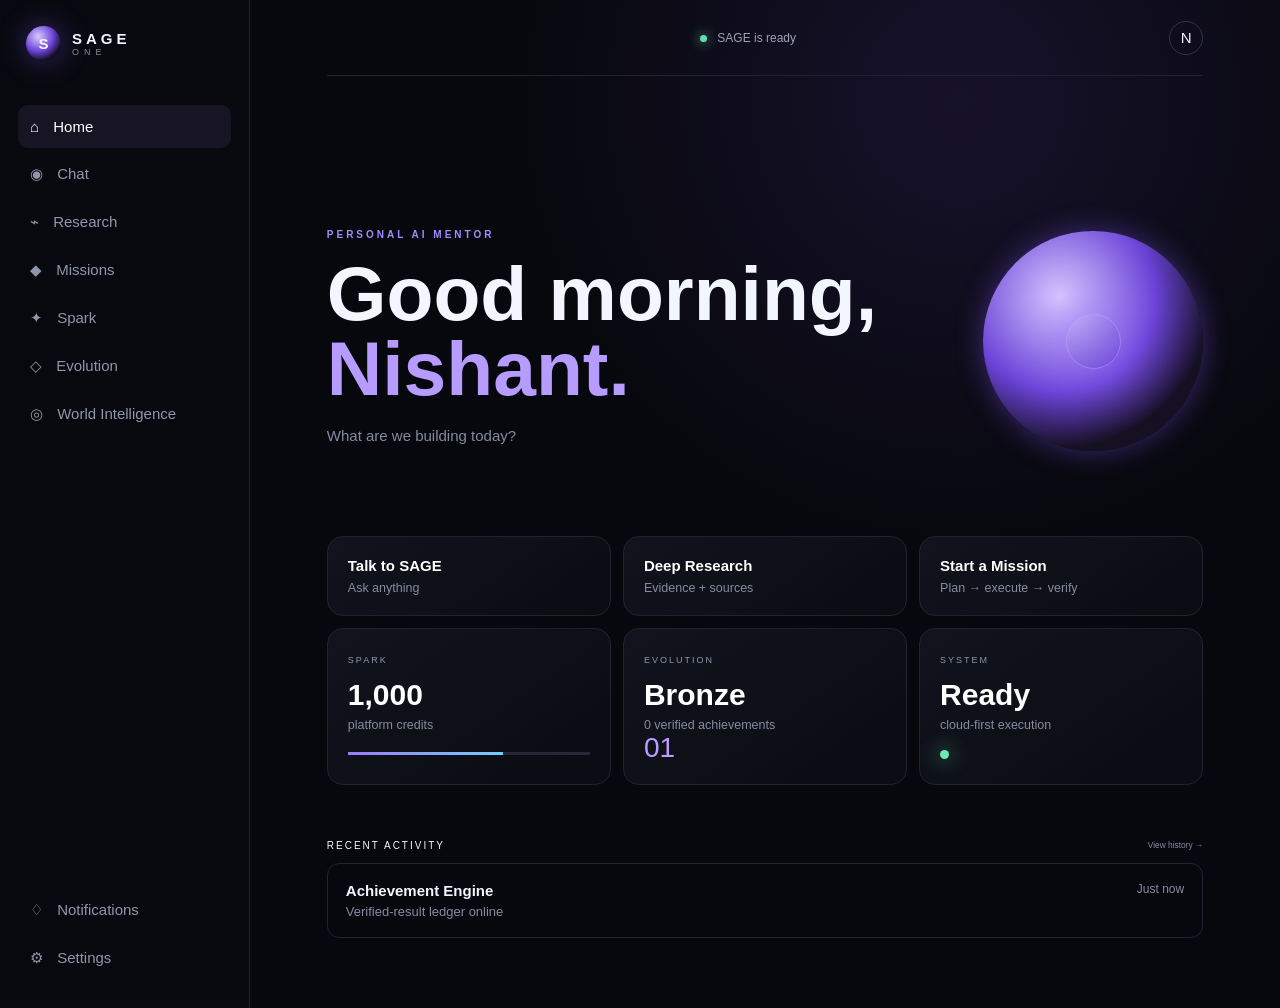
<file: frontend/index.html>
<!doctype html>
<html lang="en">
<head>
<meta charset="UTF-8">
<meta name="viewport" content="width=device-width,initial-scale=1">
<title>SAGE ONE</title>
<link rel="stylesheet" href="style.css">
</head>
<body>
<div class="app">
  <aside class="sidebar">
    <div class="brand"><div class="orb">S</div><div><b>SAGE</b><span>ONE</span></div></div>
    <nav>
      <button class="nav active" data-view="home">⌂ <span>Home</span></button>
      <button class="nav" data-view="chat">◉ <span>Chat</span></button>
      <button class="nav" data-view="research">⌁ <span>Research</span></button>
      <button class="nav" data-view="missions">◆ <span>Missions</span></button>
      <button class="nav" data-view="spark">✦ <span>Spark</span></button>
      <button class="nav" data-view="evolution">◇ <span>Evolution</span></button>
      <button class="nav" data-view="world">◎ <span>World Intelligence</span></button>
    </nav>
    <div class="side-bottom">
      <button class="nav" data-view="notifications">♢ <span>Notifications</span></button>
      <button class="nav" data-view="settings">⚙ <span>Settings</span></button>
    </div>
  </aside>

  <main>
    <header><button id="menu">☰</button><div class="status"><i></i> SAGE is ready</div><div class="profile">N</div></header>

    <section id="home" class="view active">
      <div class="hero">
        <div><p class="eyebrow">PERSONAL AI MENTOR</p><h1>Good morning,<br><em>Nishant.</em></h1><p class="muted">What are we building today?</p></div>
        <div class="orb large"><span></span></div>
      </div>
      <div class="quick">
        <button data-open="chat"><b>Talk to SAGE</b><small>Ask anything</small></button>
        <button data-open="research"><b>Deep Research</b><small>Evidence + sources</small></button>
        <button data-open="missions"><b>Start a Mission</b><small>Plan → execute → verify</small></button>
      </div>
      <div class="grid">
        <article><span class="label">SPARK</span><strong>1,000</strong><small>platform credits</small><div class="bar"><i style="width:64%"></i></div></article>
        <article><span class="label">EVOLUTION</span><strong>Bronze</strong><small>0 verified achievements</small><div class="tier">01</div></article>
        <article><span class="label">SYSTEM</span><strong>Ready</strong><small>cloud-first execution</small><div class="pulse"></div></article>
      </div>
      <div class="section-title"><span>RECENT ACTIVITY</span><small>View history →</small></div>
      <div class="activity"><div><b>Achievement Engine</b><span>Verified-result ledger online</span></div><time>Just now</time></div>
    </section>

    <section id="chat" class="view">
      <div class="pagehead"><p class="eyebrow">CONVERSATION</p><h2>Talk to SAGE</h2><p class="muted">Direct answers. Real execution when you ask.</p></div>
      <div class="chatbox"><div class="sage-msg"><div class="mini-orb">S</div><div><b>SAGE</b><p>I’m ready. Tell me the outcome you want.</p></div></div><div class="suggestions"><button>Plan my day</button><button>Research something</button><button>Build a mission</button></div><div class="composer"><input placeholder="Message SAGE…"><button>↑</button></div></div>
    </section>

    <section id="research" class="view"><div class="pagehead"><p class="eyebrow">RESEARCH OS</p><h2>Research</h2><p class="muted">Search → evidence → verify → synthesize.</p></div><div class="research-card"><div class="scan"><i></i><span>READY TO RESEARCH</span></div><input placeholder="What should SAGE investigate?"><button class="primary">Start research</button><div class="sources"><span>Sources will appear here</span><span>Freshness</span><span>Evidence</span></div></div></section>

    <section id="missions" class="view"><div class="pagehead"><p class="eyebrow">EXECUTION</p><h2>Missions</h2><p class="muted">Turn goals into durable, trackable work.</p></div><div class="mission"><div><span class="pill">READY</span><h3>Your next mission</h3><p>Connect an outcome to a plan and let SAGE execute the steps.</p></div><button class="primary">Create mission</button></div><div class="empty">No active missions yet.</div></section>

    <section id="spark" class="view"><div class="pagehead"><p class="eyebrow">PLATFORM ECONOMY</p><h2>Spark</h2><p class="muted">SAGE Spark is the platform currency: 1 Spark = NPR 1. Cash-out is not available yet.</p></div><div class="wallet"><span>AVAILABLE</span><strong>1,000</strong><small>✦ Spark</small><div class="spark-ring"></div></div><div class="price-grid"><div>Deep Research <b>25 ✦</b></div><div>Heavy Mission <b>50 ✦</b></div><div>Enhanced Verification <b>15 ✦</b></div><div>Premium Content Work <b>20 ✦</b></div></div></section>

    <section id="evolution" class="view"><div class="pagehead"><p class="eyebrow">PROGRESSION</p><h2>Evolution</h2><p class="muted">Progress is earned through verified results.</p></div><div class="evo"><div class="evo-orb">01</div><div><span>CURRENT TIER</span><h3>Bronze</h3><p>Complete verified outcomes to evolve.</p></div></div><div class="tiers"><span>Bronze</span><span>Silver</span><span>Gold</span><span>Platinum</span><span>Jade</span><span>Ruby</span></div></section>

    <section id="world" class="view"><div class="pagehead"><p class="eyebrow">WORLD INTELLIGENCE</p><h2>What’s happening?</h2><p class="muted">Traceable public-world knowledge with source transparency.</p></div><div class="world-card"><div class="live-dot"></div><div><b>Intelligence layer ready</b><p>Fresh signals, sources and verification will appear here.</p></div></div></section>

    <section id="notifications" class="view"><div class="pagehead"><p class="eyebrow">UPDATES</p><h2>Notifications</h2></div><div class="empty">You're all caught up.</div></section>
    <section id="settings" class="view"><div class="pagehead"><p class="eyebrow">CONTROL</p><h2>Settings</h2><p class="muted">Identity, permissions, privacy and SAGE behavior.</p></div><div class="settings"><div>Permissions <span>Protected ›</span></div><div>Memory <span>User-scoped ›</span></div><div>Appearance <span>Premium Dark ›</span></div></div></section>
  </main>
</div>
<script src="app.js"></script>
</body>
</html>
</file>
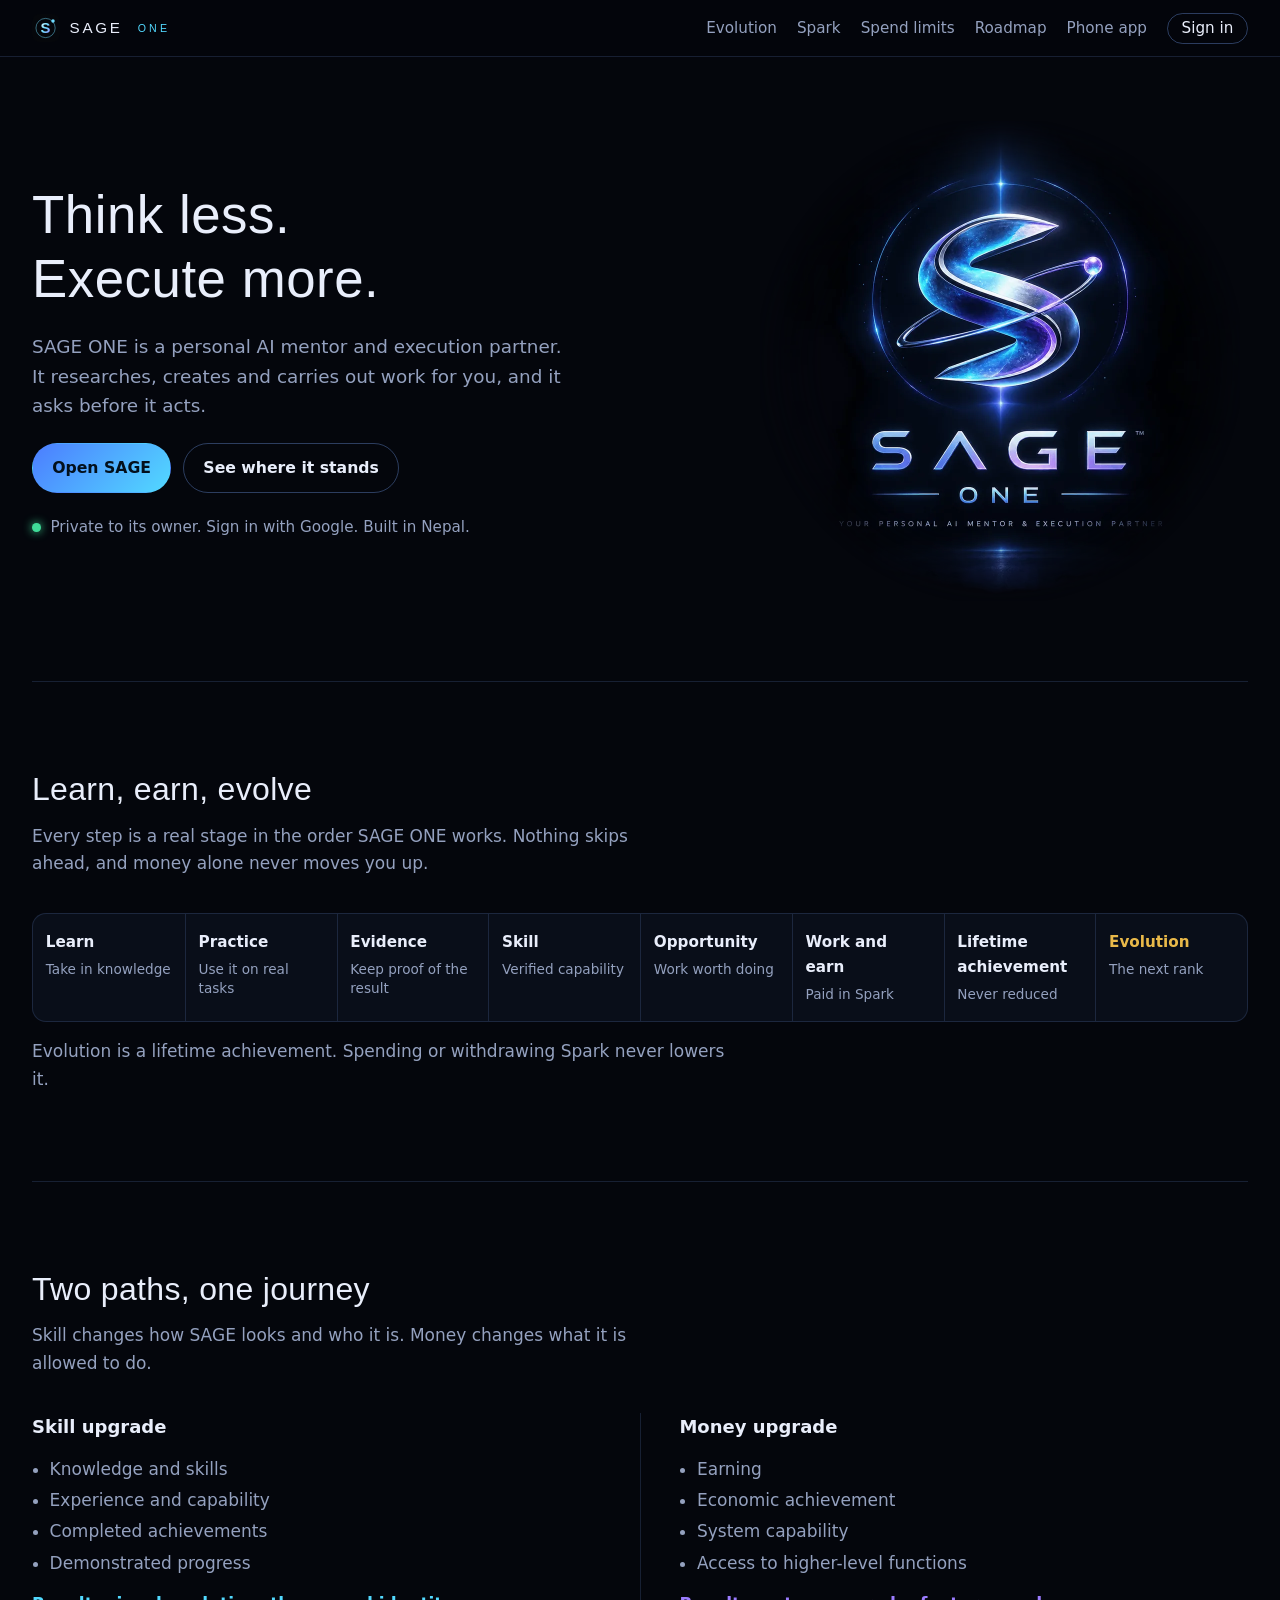
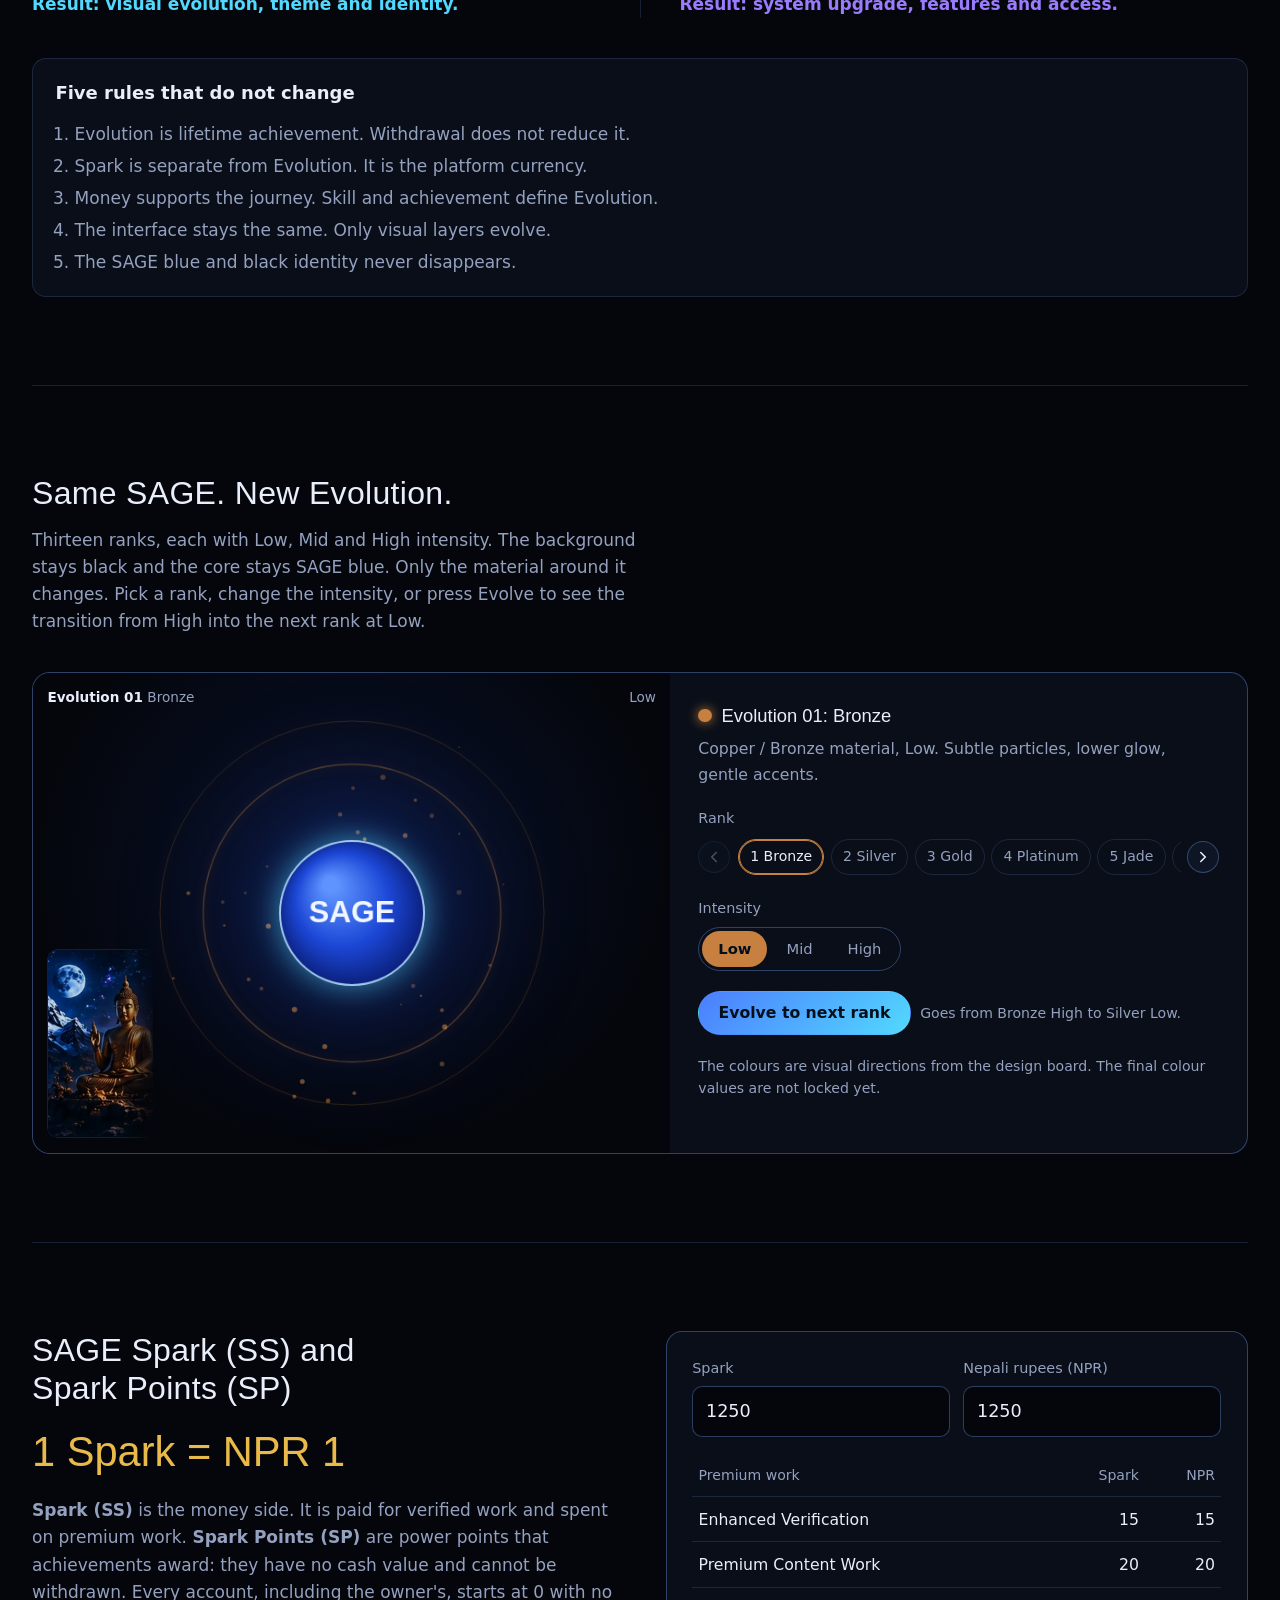
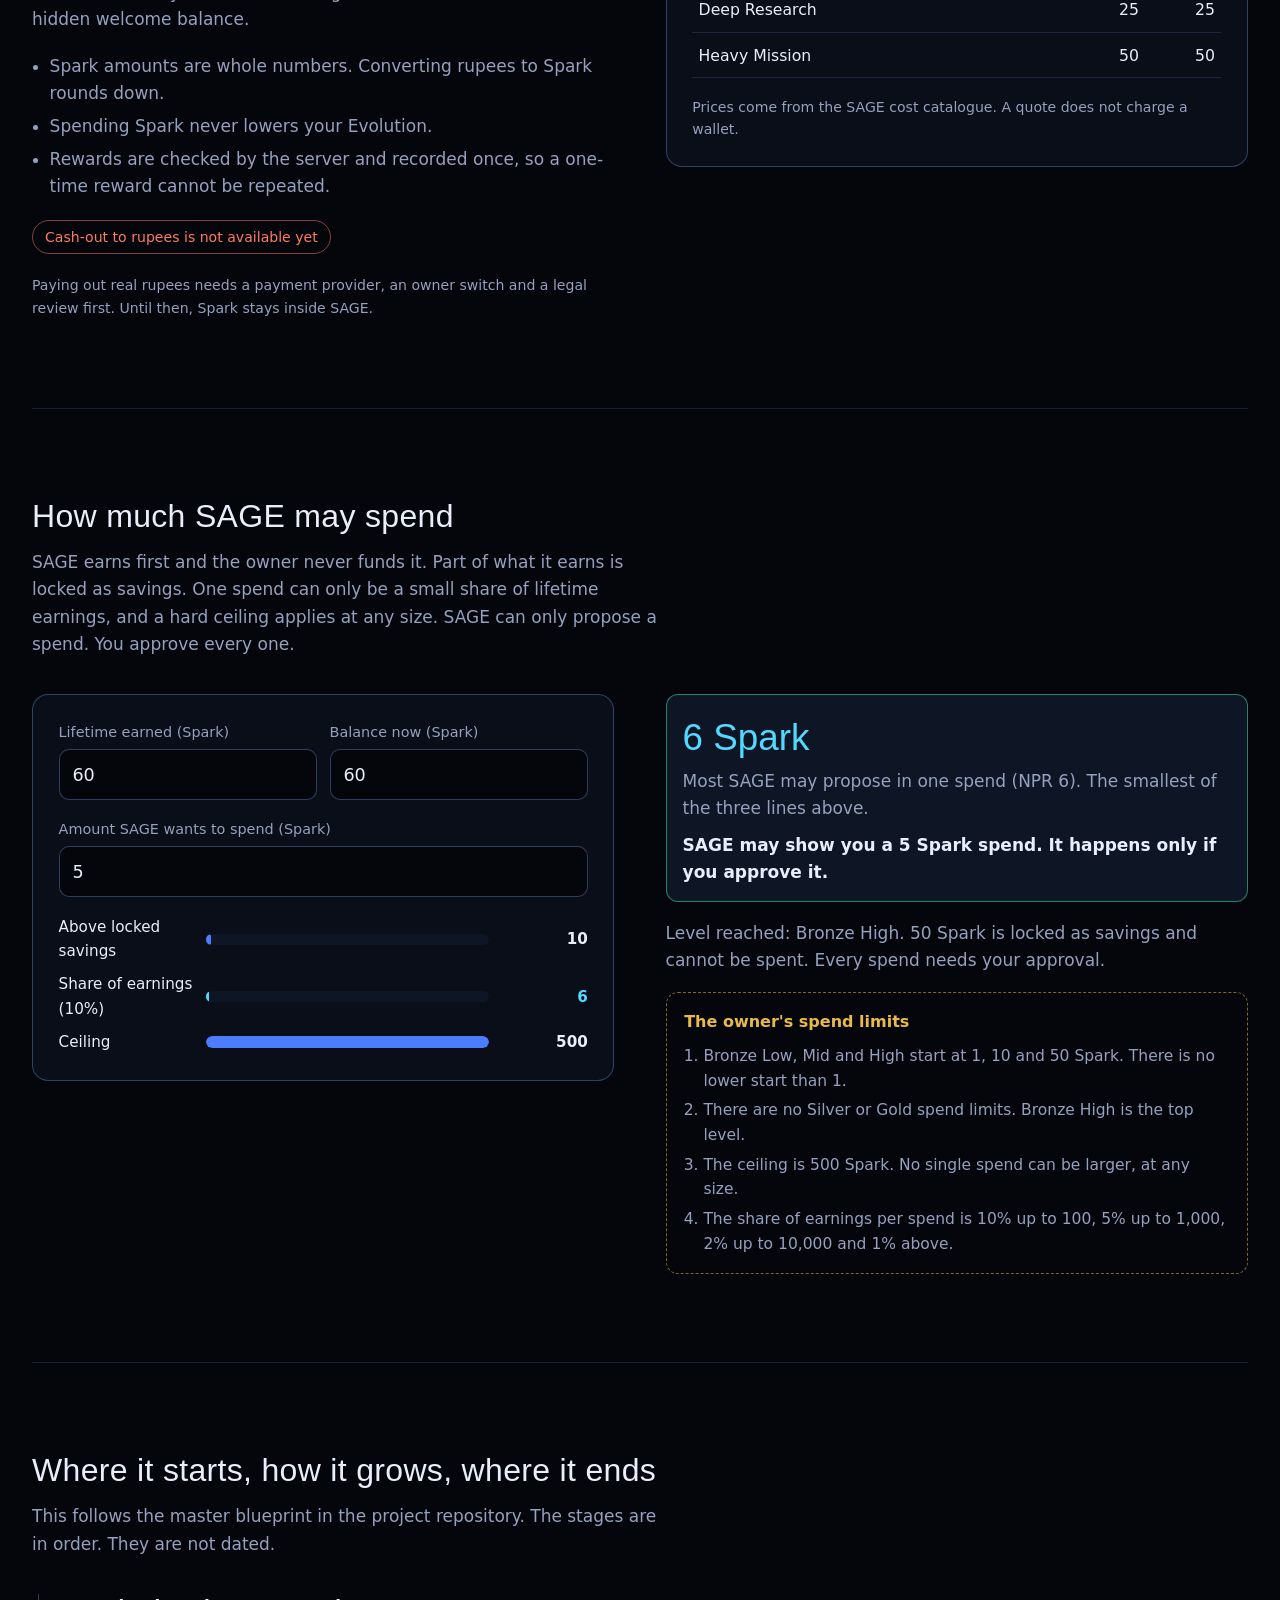
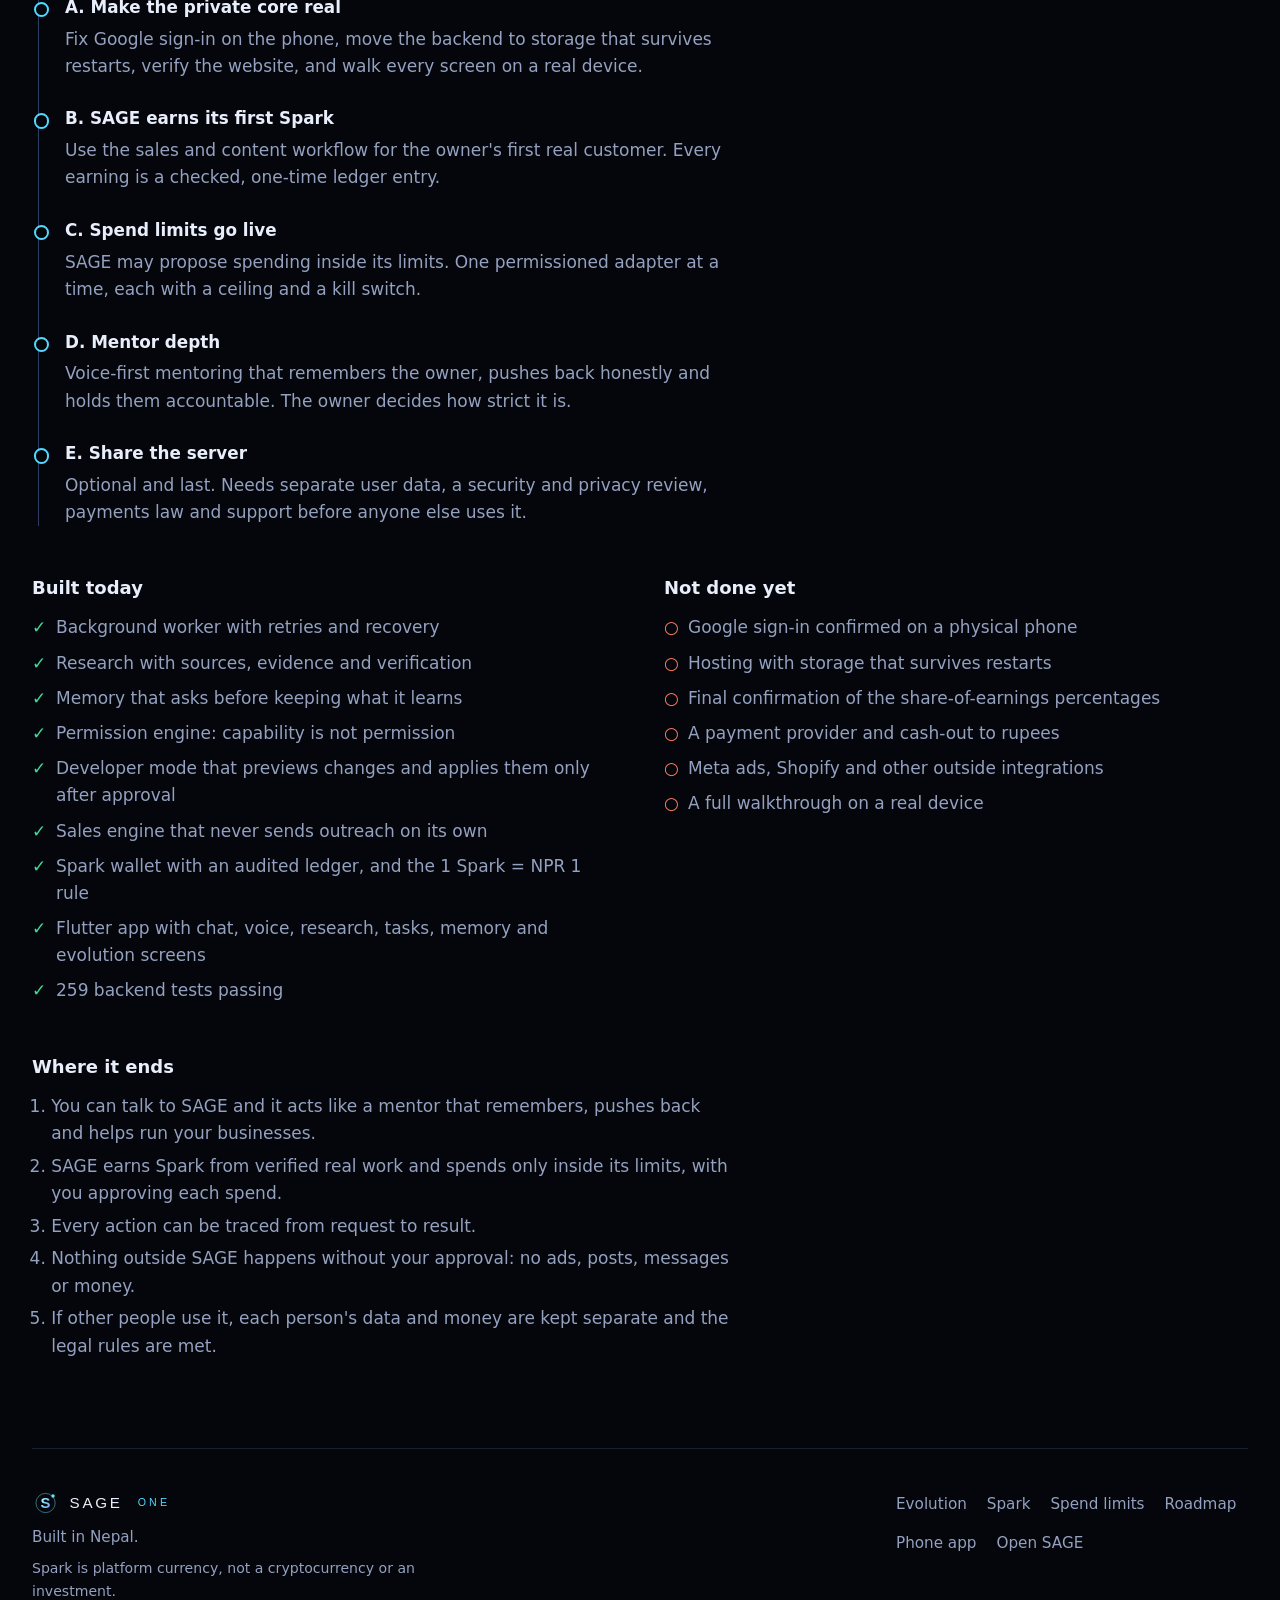
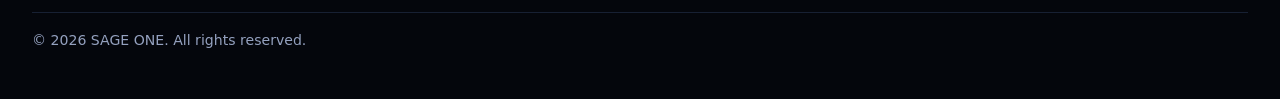
<file: website/index.html>
<!doctype html>
<html lang="en">
<head>
  <meta charset="utf-8">
  <meta http-equiv="Content-Security-Policy" content="default-src 'self'; script-src 'self'; style-src 'self' 'unsafe-inline' https://fonts.googleapis.com; font-src https://fonts.gstatic.com; img-src 'self' data:; connect-src 'self' https://sage-one-api.onrender.com; object-src 'none'; base-uri 'none'; form-action 'none'">
  <meta name="referrer" content="no-referrer">
  <meta name="viewport" content="width=device-width, initial-scale=1, viewport-fit=cover">
  <meta name="theme-color" content="#04060c">
  <meta name="color-scheme" content="dark">
  <meta name="robots" content="index,follow">
  <title>SAGE ONE | Personal AI mentor and execution partner</title>
  <meta name="description" content="SAGE ONE is a personal AI mentor and execution partner built in Nepal. It researches, creates and carries out work, and asks before it acts. SAGE Spark: 1 Spark = NPR 1.">
  <link rel="canonical" href="https://officialoroe-crypto.github.io/sage-one/">
  <meta property="og:type" content="website">
  <meta property="og:site_name" content="SAGE ONE">
  <meta property="og:title" content="SAGE ONE | Personal AI mentor and execution partner">
  <meta property="og:description" content="SAGE ONE is a personal AI mentor and execution partner built in Nepal. It researches, creates and carries out work, and asks before it acts. SAGE Spark: 1 Spark = NPR 1.">
  <meta property="og:url" content="https://officialoroe-crypto.github.io/sage-one/">
  <meta property="og:image" content="https://officialoroe-crypto.github.io/sage-one/assets/og-image.jpg">
  <meta property="og:image:width" content="1200">
  <meta property="og:image:height" content="630">
  <meta property="og:image:alt" content="SAGE ONE logo beside a golden Buddha under the moon and Mount Everest">
  <meta name="twitter:card" content="summary_large_image">
  <meta name="twitter:title" content="SAGE ONE | Personal AI mentor and execution partner">
  <meta name="twitter:description" content="SAGE ONE is a personal AI mentor and execution partner built in Nepal. It researches, creates and carries out work, and asks before it acts. SAGE Spark: 1 Spark = NPR 1.">
  <meta name="twitter:image" content="https://officialoroe-crypto.github.io/sage-one/assets/og-image.jpg">
  <link rel="icon" href="favicon.svg" type="image/svg+xml">
  <link rel="icon" href="favicon.ico" sizes="48x48">
  <link rel="apple-touch-icon" href="apple-touch-icon.png">
  <link rel="manifest" href="site.webmanifest">
  <link rel="preconnect" href="https://fonts.googleapis.com">
  <link rel="preconnect" href="https://fonts.gstatic.com" crossorigin>
  <link rel="stylesheet" href="https://fonts.googleapis.com/css2?family=Hanken+Grotesk:wght@400;500;600&family=Michroma&display=swap">
  <link rel="stylesheet" href="styles.css">
</head>
<body>
  <a class="skip" href="#top">Skip to content</a>
  <div class="scrollbar" aria-hidden="true"><i id="scrollBar"></i></div>
  <header class="topbar">
    <div class="wrap">
      <a class="wordmark" href="./" aria-label="SAGE ONE, back to the top"><img class="mark" src="favicon.svg" width="28" height="28" alt="">SAGE<small>ONE</small></a>
      <button type="button" class="menu-toggle" id="menuToggle" aria-expanded="false" aria-controls="siteNav" aria-label="Open menu">
        <svg viewBox="0 0 24 24" width="22" height="22" fill="none" stroke="currentColor" stroke-width="1.8" stroke-linecap="round" aria-hidden="true"><path class="bars" d="M4 7h16M4 12h16M4 17h16"/><path class="cross" d="M6 6l12 12M18 6L6 18"/></svg>
      </button>
      <nav id="siteNav" aria-label="Primary">
        <a href="#evolution">Evolution</a>
        <a href="#spark">Spark</a>
        <a href="#ladder">Spend limits</a>
        <a href="#roadmap">Roadmap</a>
        <a href="mobile/">Phone app</a>
        <a href="#contact" data-contact-link hidden>Contact</a>
        <a class="signin-link" href="chat/">Sign in</a>
      </nav>
    </div>
  </header>

  <main id="top">
    <section class="hero">
      <div class="wrap">
        <div class="hero-copy">
          <h1>Think less.<br>Execute more.</h1>
          <p class="lede">SAGE ONE is a personal AI mentor and execution partner. It researches, creates and carries out work for you, and it asks before it acts.</p>
          <div class="hero-actions">
            <a class="button primary" href="chat/" data-app-link>Open SAGE</a>
            <a class="button" href="#roadmap">See where it stands</a>
          </div>
          <p class="status-line"><i aria-hidden="true"></i><span>Private to its owner. Sign in with Google. Built in Nepal.</span></p>
        </div>
        <img class="hero-logo" src="assets/sage-logo.webp" width="960" height="960" alt="SAGE ONE logo: a metallic S inside an orbital ring, with the line Your personal AI mentor and execution partner">
      </div>
    </section>

    <section id="flow">
      <div class="wrap">
        <div class="section-head">
          <h2>Learn, earn, evolve</h2>
          <p>Every step is a real stage in the order SAGE ONE works. Nothing skips ahead, and money alone never moves you up.</p>
        </div>
        <ol class="flow" tabindex="0" aria-label="The eight steps, scroll sideways on small screens">
          <li><b>Learn</b><span>Take in knowledge</span></li>
          <li><b>Practice</b><span>Use it on real tasks</span></li>
          <li><b>Evidence</b><span>Keep proof of the result</span></li>
          <li><b>Skill</b><span>Verified capability</span></li>
          <li><b>Opportunity</b><span>Work worth doing</span></li>
          <li><b>Work and earn</b><span>Paid in Spark</span></li>
          <li><b>Lifetime achievement</b><span>Never reduced</span></li>
          <li><b>Evolution</b><span>The next rank</span></li>
        </ol>
        <p class="flow-note">Evolution is a lifetime achievement. Spending or withdrawing Spark never lowers it.</p>
      </div>
    </section>

    <section id="paths">
      <div class="wrap">
        <div class="section-head">
          <h2>Two paths, one journey</h2>
          <p>Skill changes how SAGE looks and who it is. Money changes what it is allowed to do.</p>
        </div>
        <div class="paths">
          <div class="path skill">
            <h3>Skill upgrade</h3>
            <ul>
              <li>Knowledge and skills</li>
              <li>Experience and capability</li>
              <li>Completed achievements</li>
              <li>Demonstrated progress</li>
            </ul>
            <p class="result">Result: visual evolution, theme and identity.</p>
          </div>
          <div class="path money">
            <h3>Money upgrade</h3>
            <ul>
              <li>Earning</li>
              <li>Economic achievement</li>
              <li>System capability</li>
              <li>Access to higher-level functions</li>
            </ul>
            <p class="result">Result: system upgrade, features and access.</p>
          </div>
        </div>
        <div class="rules">
          <h3>Five rules that do not change</h3>
          <ol>
            <li>Evolution is lifetime achievement. Withdrawal does not reduce it.</li>
            <li>Spark is separate from Evolution. It is the platform currency.</li>
            <li>Money supports the journey. Skill and achievement define Evolution.</li>
            <li>The interface stays the same. Only visual layers evolve.</li>
            <li>The SAGE blue and black identity never disappears.</li>
          </ol>
        </div>
      </div>
    </section>

    <section id="evolution">
      <div class="wrap">
        <div class="section-head">
          <h2>Same SAGE. New Evolution.</h2>
          <p>Thirteen ranks, each with Low, Mid and High intensity. The background stays black and the core stays SAGE blue. Only the material around it changes. Pick a rank, change the intensity, or press Evolve to see the transition from High into the next rank at Low.</p>
        </div>
        <div class="explorer" id="explorer" style="--accent:#c7803f">
          <div class="stage">
            <canvas id="core" width="520" height="520" role="img" aria-label="SAGE core with Evolution material particles. Changes with the selected rank and intensity."></canvas>
            <div class="stage-badge"><span id="badgeRank"><b>Evolution 01</b> Bronze</span><span id="badgeLevel">Low</span></div>
            <img class="plate" src="assets/everest-buddha.webp" width="304" height="532" alt="Mount Everest, the moon and a golden Buddha, the permanent SAGE environment" loading="lazy">
          </div>
          <div class="controls">
            <div class="readout" aria-live="polite">
              <h3><i class="swatch" aria-hidden="true"></i><span id="rankTitle">Bronze</span></h3>
              <p id="rankText"></p>
            </div>
            <div>
              <span class="label" id="rankLabel">Rank</span>
              <div class="hscroll">
                <button type="button" class="hs-btn" data-dir="-1" aria-label="Scroll ranks left" disabled><svg viewBox="0 0 24 24" width="18" height="18" fill="none" stroke="currentColor" stroke-width="2" stroke-linecap="round" aria-hidden="true"><path d="M15 6l-6 6 6 6"/></svg></button>
                <div class="chips" id="rankChips" role="group" aria-labelledby="rankLabel" tabindex="0"></div>
                <button type="button" class="hs-btn" data-dir="1" aria-label="Scroll ranks right"><svg viewBox="0 0 24 24" width="18" height="18" fill="none" stroke="currentColor" stroke-width="2" stroke-linecap="round" aria-hidden="true"><path d="M9 6l6 6-6 6"/></svg></button>
              </div>
            </div>
            <div>
              <span class="label" id="levelLabel">Intensity</span>
              <div class="seg" id="levelSeg" role="group" aria-labelledby="levelLabel">
                <button type="button" data-level="0" aria-pressed="true">Low</button>
                <button type="button" data-level="1" aria-pressed="false">Mid</button>
                <button type="button" data-level="2" aria-pressed="false">High</button>
              </div>
            </div>
            <div class="explorer-actions">
              <button type="button" class="button primary" id="evolveBtn">Evolve to next rank</button>
              <span class="fine" id="evolveNote"></span>
            </div>
            <p class="fine">The colours are visual directions from the design board. The final colour values are not locked yet.</p>
          </div>
        </div>
      </div>
    </section>

    <section id="spark">
      <div class="wrap split">
        <div style="display:flex;flex-direction:column;gap:1.25rem">
          <h2>SAGE Spark (SS) and Spark Points (SP)</h2>
          <p class="rate">1 Spark = NPR 1</p>
          <p class="muted"><b>Spark (SS)</b> is the money side. It is paid for verified work and spent on premium work. <b>Spark Points (SP)</b> are power points that achievements award: they have no cash value and cannot be withdrawn. Every account, including the owner's, starts at 0 with no hidden welcome balance.</p>
          <ul class="facts">
            <li>Spark amounts are whole numbers. Converting rupees to Spark rounds down.</li>
            <li>Spending Spark never lowers your Evolution.</li>
            <li>Rewards are checked by the server and recorded once, so a one-time reward cannot be repeated.</li>
          </ul>
          <span class="pill off" id="cashPill">Cash-out to rupees is not available yet</span>
          <p class="fine">Paying out real rupees needs a payment provider, an owner switch and a legal review first. Until then, Spark stays inside SAGE.</p>
        </div>
        <div class="panel">
          <div class="field-row">
            <div class="field"><label for="sparkIn">Spark</label><input id="sparkIn" type="number" inputmode="numeric" min="0" step="1" value="1250"><small class="field-msg" id="sparkIn-msg" role="alert"></small></div>
            <div class="field"><label for="nprIn">Nepali rupees (NPR)</label><input id="nprIn" type="number" inputmode="numeric" min="0" step="1" value="1250"><small class="field-msg" id="nprIn-msg" role="alert"></small></div>
          </div>
          <div class="scroll-x" tabindex="0" role="region" aria-label="Premium work prices">
            <table>
              <thead><tr><th>Premium work</th><th class="r">Spark</th><th class="r">NPR</th></tr></thead>
              <tbody>
                <tr><td>Enhanced Verification</td><td class="r">15</td><td class="r">15</td></tr>
                <tr><td>Premium Content Work</td><td class="r">20</td><td class="r">20</td></tr>
                <tr><td>Deep Research</td><td class="r">25</td><td class="r">25</td></tr>
                <tr><td>Heavy Mission</td><td class="r">50</td><td class="r">50</td></tr>
              </tbody>
            </table>
          </div>
          <p class="fine">Prices come from the SAGE cost catalogue. A quote does not charge a wallet.</p>
        </div>
      </div>
    </section>

    <section id="ladder">
      <div class="wrap">
        <div class="section-head">
          <h2>How much SAGE may spend</h2>
          <p>SAGE earns first and the owner never funds it. Part of what it earns is locked as savings. One spend can only be a small share of lifetime earnings, and a hard ceiling applies at any size. SAGE can only propose a spend. You approve every one.</p>
        </div>
        <div class="split">
          <div class="panel">
            <div class="field-row">
              <div class="field"><label for="lifeIn">Lifetime earned (Spark)</label><input id="lifeIn" type="number" inputmode="numeric" min="0" step="1" value="60"><small class="field-msg" id="lifeIn-msg" role="alert"></small></div>
              <div class="field"><label for="balIn">Balance now (Spark)</label><input id="balIn" type="number" inputmode="numeric" min="0" step="1" value="60"><small class="field-msg" id="balIn-msg" role="alert"></small></div>
            </div>
            <div class="field"><label for="askIn">Amount SAGE wants to spend (Spark)</label><input id="askIn" type="number" inputmode="numeric" min="0" step="1" value="5"><small class="field-msg" id="askIn-msg" role="alert"></small></div>
            <div class="readouts" id="ladderBars" aria-live="polite"></div>
          </div>
          <div style="display:flex;flex-direction:column;gap:1.1rem;min-width:0">
            <div class="verdict" id="verdict" aria-live="polite"></div>
            <p class="muted" id="levelLine"></p>
            <div class="provisional">
              <h3>The owner's spend limits</h3>
              <ol>
                <li>Bronze Low, Mid and High start at 1, 10 and 50 Spark. There is no lower start than 1.</li>
                <li>There are no Silver or Gold spend limits. Bronze High is the top level.</li>
                <li>The ceiling is 500 Spark. No single spend can be larger, at any size.</li>
                <li>The share of earnings per spend is 10% up to 100, 5% up to 1,000, 2% up to 10,000 and 1% above.</li>
              </ol>
            </div>
          </div>
        </div>
      </div>
    </section>

    <section id="roadmap">
      <div class="wrap">
        <div class="section-head">
          <h2>Where it starts, how it grows, where it ends</h2>
          <p>This follows the master blueprint in the project repository. The stages are in order. They are not dated.</p>
        </div>
        <ol class="stages">
          <li><b>A. Make the private core real</b><span>Fix Google sign-in on the phone, move the backend to storage that survives restarts, verify the website, and walk every screen on a real device.</span></li>
          <li><b>B. SAGE earns its first Spark</b><span>Use the sales and content workflow for the owner's first real customer. Every earning is a checked, one-time ledger entry.</span></li>
          <li><b>C. Spend limits go live</b><span>SAGE may propose spending inside its limits. One permissioned adapter at a time, each with a ceiling and a kill switch.</span></li>
          <li><b>D. Mentor depth</b><span>Voice-first mentoring that remembers the owner, pushes back honestly and holds them accountable. The owner decides how strict it is.</span></li>
          <li><b>E. Share the server</b><span>Optional and last. Needs separate user data, a security and privacy review, payments law and support before anyone else uses it.</span></li>
        </ol>

        <div class="status-cols">
          <div class="done">
            <h3>Built today</h3>
            <ul>
              <li>Background worker with retries and recovery</li>
              <li>Research with sources, evidence and verification</li>
              <li>Memory that asks before keeping what it learns</li>
              <li>Permission engine: capability is not permission</li>
              <li>Developer mode that previews changes and applies them only after approval</li>
              <li>Sales engine that never sends outreach on its own</li>
              <li>Spark wallet with an audited ledger, and the 1 Spark = NPR 1 rule</li>
              <li>Flutter app with chat, voice, research, tasks, memory and evolution screens</li>
              <li>259 backend tests passing</li>
            </ul>
          </div>
          <div class="todo">
            <h3>Not done yet</h3>
            <ul>
              <li>Google sign-in confirmed on a physical phone</li>
              <li>Hosting with storage that survives restarts</li>
              <li>Final confirmation of the share-of-earnings percentages</li>
              <li>A payment provider and cash-out to rupees</li>
              <li>Meta ads, Shopify and other outside integrations</li>
              <li>A full walkthrough on a real device</li>
            </ul>
          </div>
        </div>

        <div class="end">
          <h3>Where it ends</h3>
          <ol>
            <li>You can talk to SAGE and it acts like a mentor that remembers, pushes back and helps run your businesses.</li>
            <li>SAGE earns Spark from verified real work and spends only inside its limits, with you approving each spend.</li>
            <li>Every action can be traced from request to result.</li>
            <li>Nothing outside SAGE happens without your approval: no ads, posts, messages or money.</li>
            <li>If other people use it, each person's data and money are kept separate and the legal rules are met.</li>
          </ol>
        </div>
      </div>
    </section>
  </main>

  <section id="contact" hidden>
    <div class="wrap split">
      <div class="contact-copy">
        <h2>Get in touch</h2>
        <p class="muted">Questions about SAGE ONE, Dhun Barsa Music, OROE or content work? Write or call.</p>
        <ul class="contact-list">
          <li data-contact-email-row hidden><span>Email</span><a id="contactEmail" href="#"></a></li>
          <li data-contact-phone-row hidden><span>Phone</span><a id="contactPhone" href="#"></a></li>
        </ul>
      </div>
      <form class="panel" id="contactForm" novalidate hidden>
        <div class="field"><label for="cName">Your name</label><input id="cName" name="name" type="text" autocomplete="name" maxlength="100" required><small class="field-msg" id="cName-msg" role="alert"></small></div>
        <div class="field"><label for="cEmail">Your email</label><input id="cEmail" name="email" type="email" autocomplete="email" maxlength="200" required><small class="field-msg" id="cEmail-msg" role="alert"></small></div>
        <div class="field"><label for="cMsg">Message</label><textarea id="cMsg" name="message" rows="5" maxlength="2000" required></textarea><small class="field-msg" id="cMsg-msg" role="alert"></small></div>
        <button type="submit" class="button primary">Send message</button>
        <p class="form-status" id="contactStatus" role="status" aria-live="polite"></p>
      </form>
    </div>
  </section>
  </main>
  <footer>
    <div class="wrap foot">
      <div class="foot-brand">
        <a class="wordmark" href="./" aria-label="SAGE ONE, back to the top"><img class="mark" src="favicon.svg" width="28" height="28" alt="">SAGE<small>ONE</small></a>
        <p>Built in Nepal.</p>
        <p class="fine">Spark is platform currency, not a cryptocurrency or an investment.</p>
      </div>
      <nav class="foot-nav" aria-label="Footer">
        <a href="#evolution">Evolution</a>
        <a href="#spark">Spark</a>
        <a href="#ladder">Spend limits</a>
        <a href="#roadmap">Roadmap</a>
        <a href="mobile/">Phone app</a>
        <a href="chat/">Open SAGE</a>
        <a href="#contact" data-contact-link hidden>Contact</a>
      </nav>
      <div class="foot-contact" data-foot-contact hidden>
        <a id="footEmail" href="#" hidden></a>
        <a id="footPhone" href="#" hidden></a>
      </div>
      <p class="copy">&copy; <span id="year">2026</span> SAGE ONE. All rights reserved.</p>
    </div>
  </footer>
  <button type="button" class="to-top" id="toTop" aria-label="Back to top" hidden>
    <svg viewBox="0 0 24 24" width="20" height="20" fill="none" stroke="currentColor" stroke-width="2" stroke-linecap="round" aria-hidden="true"><path d="M12 19V5M6 11l6-6 6 6"/></svg>
  </button>
  <div class="toast" id="toast" role="status" aria-live="polite"></div>
  <script src="site-config.js"></script>
  <script src="app.js"></script>
  <script src="site.js"></script>
</body>
</html>
</file>
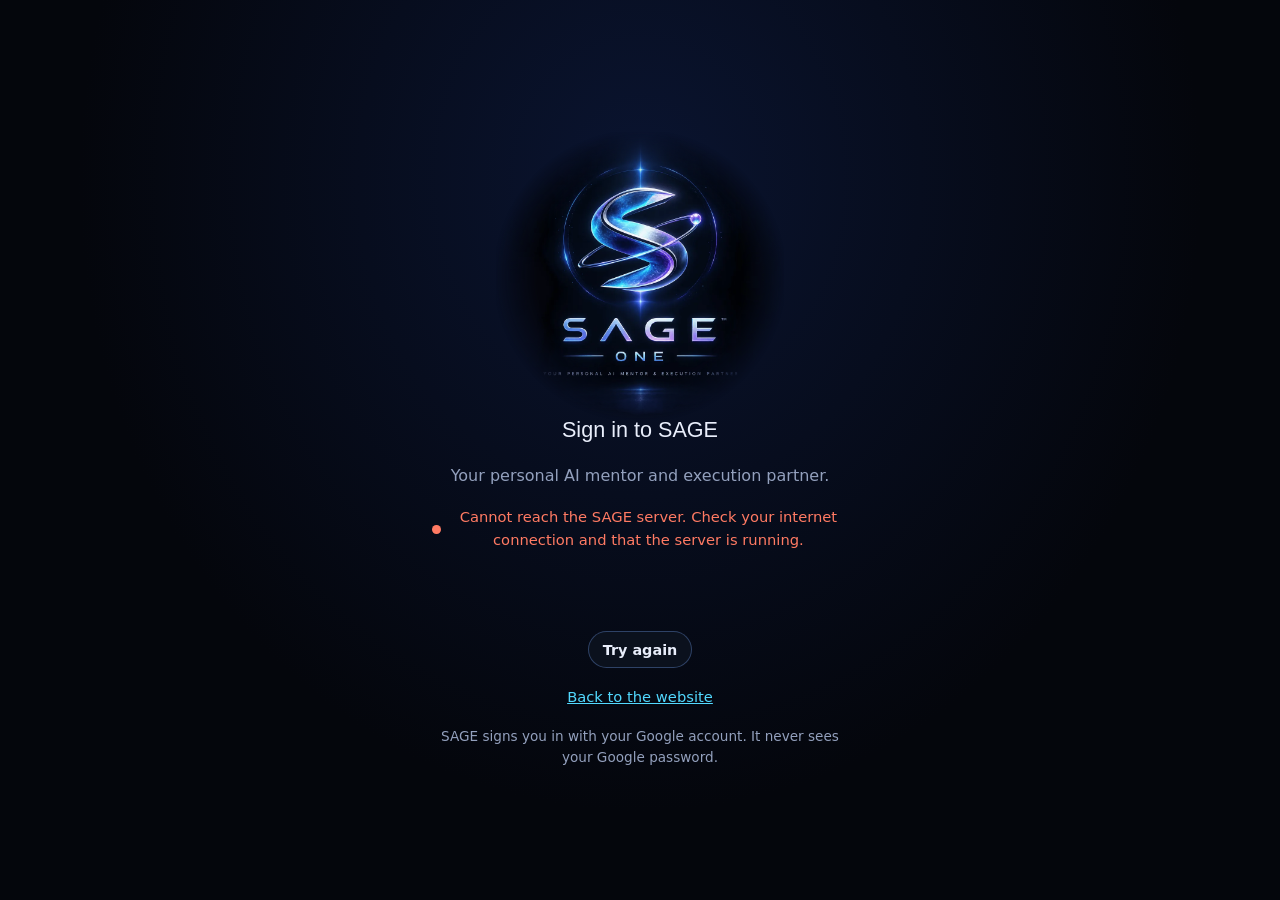
<file: website/chat/index.html>
<!doctype html>
<html lang="en">
<head>
  <meta charset="utf-8">
  <meta http-equiv="Content-Security-Policy" content="default-src 'self'; script-src 'self' https://accounts.google.com/gsi/client; style-src 'self' 'unsafe-inline' https://fonts.googleapis.com https://accounts.google.com/gsi/style; font-src https://fonts.gstatic.com; img-src 'self' data: https://*.googleusercontent.com; connect-src 'self' https://sage-one-api.onrender.com http://localhost:8000 http://127.0.0.1:8000 https://accounts.google.com/gsi/; frame-src https://accounts.google.com/gsi/; object-src 'none'; base-uri 'none'; form-action 'none'">
  <meta name="referrer" content="no-referrer">
  <meta name="viewport" content="width=device-width, initial-scale=1, viewport-fit=cover">
  <meta name="theme-color" content="#04060c">
  <meta name="color-scheme" content="dark">
  <meta name="robots" content="noindex">
  <title>Sign in and chat | SAGE ONE</title>
  <meta name="description" content="Sign in and talk to SAGE, your personal AI mentor and execution partner. Chat, research, tasks, memory, projects, Spark wallet and learning in one place.">
  <link rel="canonical" href="https://officialoroe-crypto.github.io/sage-one/chat/">
  <meta property="og:type" content="website">
  <meta property="og:site_name" content="SAGE ONE">
  <meta property="og:title" content="Sign in and chat | SAGE ONE">
  <meta property="og:description" content="Sign in and talk to SAGE, your personal AI mentor and execution partner. Chat, research, tasks, memory, projects, Spark wallet and learning in one place.">
  <meta property="og:url" content="https://officialoroe-crypto.github.io/sage-one/chat/">
  <meta property="og:image" content="https://officialoroe-crypto.github.io/sage-one/assets/og-image.jpg">
  <meta name="twitter:card" content="summary_large_image">
  <link rel="icon" href="../favicon.svg" type="image/svg+xml">
  <link rel="icon" href="../favicon.ico" sizes="48x48">
  <link rel="apple-touch-icon" href="../apple-touch-icon.png">
  <link rel="manifest" href="../site.webmanifest">
  <link rel="preconnect" href="https://fonts.googleapis.com">
  <link rel="preconnect" href="https://fonts.gstatic.com" crossorigin>
  <link rel="stylesheet" href="https://fonts.googleapis.com/css2?family=Hanken+Grotesk:wght@400;500;600&family=Michroma&display=swap">
  <link rel="stylesheet" href="chat.css">
</head>
<body>
  <!-- Sign in -->
  <main class="signin" id="signin">
    <div class="signin-card">
      <a href="../index.html" aria-label="SAGE ONE website home"><img src="../assets/sage-logo.webp" width="960" height="960" alt="SAGE ONE logo"></a>
      <h1>Sign in to SAGE</h1>
      <p class="muted">Your personal AI mentor and execution partner.</p>
      <p class="server-status" id="serverStatus" role="status" aria-live="polite">Connecting to the SAGE server...</p>
      <div class="google-slot" id="googleSlot"></div>
      <button type="button" class="btn" id="devBtn" hidden>Local developer sign-in</button>
      <p class="form-msg err" id="signinMsg" role="alert" hidden></p>
      <button type="button" class="btn small" id="retryBtn" hidden>Try again</button>
      <a class="back-link" href="../index.html">Back to the website</a>
      <p class="fine">SAGE signs you in with your Google account. It never sees your Google password.</p>
    </div>
  </main>

  <!-- First-time setup -->
  <main class="signin onboard" id="onboard" hidden>
    <form class="onboard-card" id="onboardForm" novalidate>
      <h1>Tell SAGE about you</h1>
      <p class="muted">This is saved to your private SAGE profile so it can help you properly. You can change it later in Settings.</p>
      <div class="field"><label for="obName">Your name</label><input id="obName" type="text" maxlength="200" autocomplete="name" required></div>
      <div class="field"><label for="obAddress">Where you live</label><input id="obAddress" type="text" maxlength="1000" autocomplete="street-address" required></div>
      <div class="field"><label for="obAge">Age</label><input id="obAge" type="number" min="1" max="120" inputmode="numeric" required></div>
      <div class="field"><label for="obPhone">Phone number (optional for the owner)</label><input id="obPhone" type="tel" maxlength="30" autocomplete="tel"></div>
      <div class="field"><label for="obIntent">What do you want SAGE to help you with?</label><textarea id="obIntent" rows="3" maxlength="2000" required></textarea></div>
      <fieldset class="caps"><legend>Pick what you need</legend><div id="obCaps"></div></fieldset>
      <label class="check"><input id="obConsent" type="checkbox"> <span>Let SAGE suggest things to remember about me. It always asks before it keeps anything.</span></label>
      <p class="form-msg err" id="obMsg" role="alert" hidden></p>
      <div class="onboard-actions"><button type="submit" class="btn primary" id="obSave">Save and continue</button><button type="button" class="btn" id="obSkip">Skip for now</button></div>
    </form>
  </main>

  <!-- App shell -->
  <div class="shell" id="shell" hidden>
    <aside class="rail" id="rail" aria-label="SAGE navigation">
      <div class="rail-top">
        <a class="wordmark" href="../index.html" aria-label="SAGE ONE website home">SAGE<small>ONE</small></a>
        <button type="button" class="new-chat" id="newChat">
          <svg viewBox="0 0 24 24" width="18" height="18" fill="none" stroke="currentColor" stroke-width="1.8" stroke-linecap="round" aria-hidden="true"><path d="M12 5v14M5 12h14"/></svg>
          New chat
        </button>
      </div>
      <div class="rail-scroll">
        <h3>Workspace</h3>
        <ul class="nav" id="nav"></ul>
        <h3>Recent chats</h3>
        <ul class="nav history" id="history"><li class="rail-empty">Loading...</li></ul>
      </div>
      <div class="account">
        <div class="balance" title="1 Spark = NPR 1"><span>Spark (SS)</span><b class="num" id="railBalance">...</b></div>
        <div class="account-row">
          <span class="avatar" id="accAvatar" aria-hidden="true">S</span>
          <span><b id="accName">SAGE user</b><small id="accMode"></small></span>
          <button type="button" class="icon-btn" id="signOutBtn" aria-label="Sign out" title="Sign out">
            <svg viewBox="0 0 24 24" aria-hidden="true"><path d="M15 4h4v16h-4M10 8l-4 4 4 4M6 12h10"/></svg>
          </button>
        </div>
      </div>
    </aside>

    <section class="main" aria-label="Conversation">
      <div class="topline">
        <button type="button" class="icon-btn menu-btn" id="menuBtn" aria-label="Open navigation">
          <svg viewBox="0 0 24 24" aria-hidden="true"><path d="M4 7h16M4 12h16M4 17h16"/></svg>
        </button>
        <span class="title" id="chatTitle">New chat</span>
        <button type="button" class="project-chip" id="projectChip" hidden title="Clear the active project"></button>
        <span class="spacer"></span>
        <button type="button" class="icon-btn lang-btn" id="langBtn" aria-label="Voice language" title="Voice language">EN</button>
        <button type="button" class="icon-btn" id="speakBtn" aria-pressed="false" aria-label="Read SAGE's replies aloud" title="Read replies aloud">
          <svg viewBox="0 0 24 24" aria-hidden="true"><path d="M4 9v6h4l5 4V5L8 9zM16 9a4 4 0 0 1 0 6M18.5 6.5a8 8 0 0 1 0 11"/></svg>
        </button>
        <button type="button" class="icon-btn" id="bellBtn" aria-label="Notifications" title="Notifications">
          <svg viewBox="0 0 24 24" aria-hidden="true"><path d="M6 17V11a6 6 0 0 1 12 0v6l2 2H4zM10 21h4"/></svg>
          <span class="badge" id="bellBadge" hidden>0</span>
        </button>
      </div>
      <div class="feed" id="feed" aria-live="polite">
        <div class="feed-inner" id="feedInner"></div>
      </div>
      <div class="composer-wrap">
        <form class="composer" id="composer" autocomplete="off">
          <textarea id="input" rows="1" maxlength="8000" placeholder="Message SAGE" aria-label="Message SAGE"></textarea>
          <button type="button" class="round mic" id="micBtn" aria-pressed="false" aria-label="Speak to SAGE">
            <svg viewBox="0 0 24 24" aria-hidden="true"><rect x="9" y="3" width="6" height="11" rx="3"/><path d="M5 11a7 7 0 0 0 14 0M12 18v3"/></svg>
          </button>
          <button type="submit" class="round send" id="sendBtn" aria-label="Send" disabled>
            <svg viewBox="0 0 24 24" aria-hidden="true"><path d="M12 19V5M6 11l6-6 6 6"/></svg>
          </button>
        </form>
        <p class="composer-note">SAGE asks before it spends, posts or sends anything.</p>
      </div>
    </section>

    <aside class="pane" id="pane" aria-label="Workspace" hidden>
      <div class="pane-head">
        <h2 id="paneTitle">Workspace</h2>
        <button type="button" class="icon-btn" id="paneClose" aria-label="Close workspace">
          <svg viewBox="0 0 24 24" aria-hidden="true"><path d="M6 6l12 12M18 6L6 18"/></svg>
        </button>
      </div>
      <div class="pane-body" id="paneBody"></div>
    </aside>
  </div>
  <div class="scrim" id="scrim" hidden></div>

  <script src="../site-config.js"></script>
  <script src="../sage-core.js"></script>
  <script src="chat.js"></script>
</body>
</html>
</file>
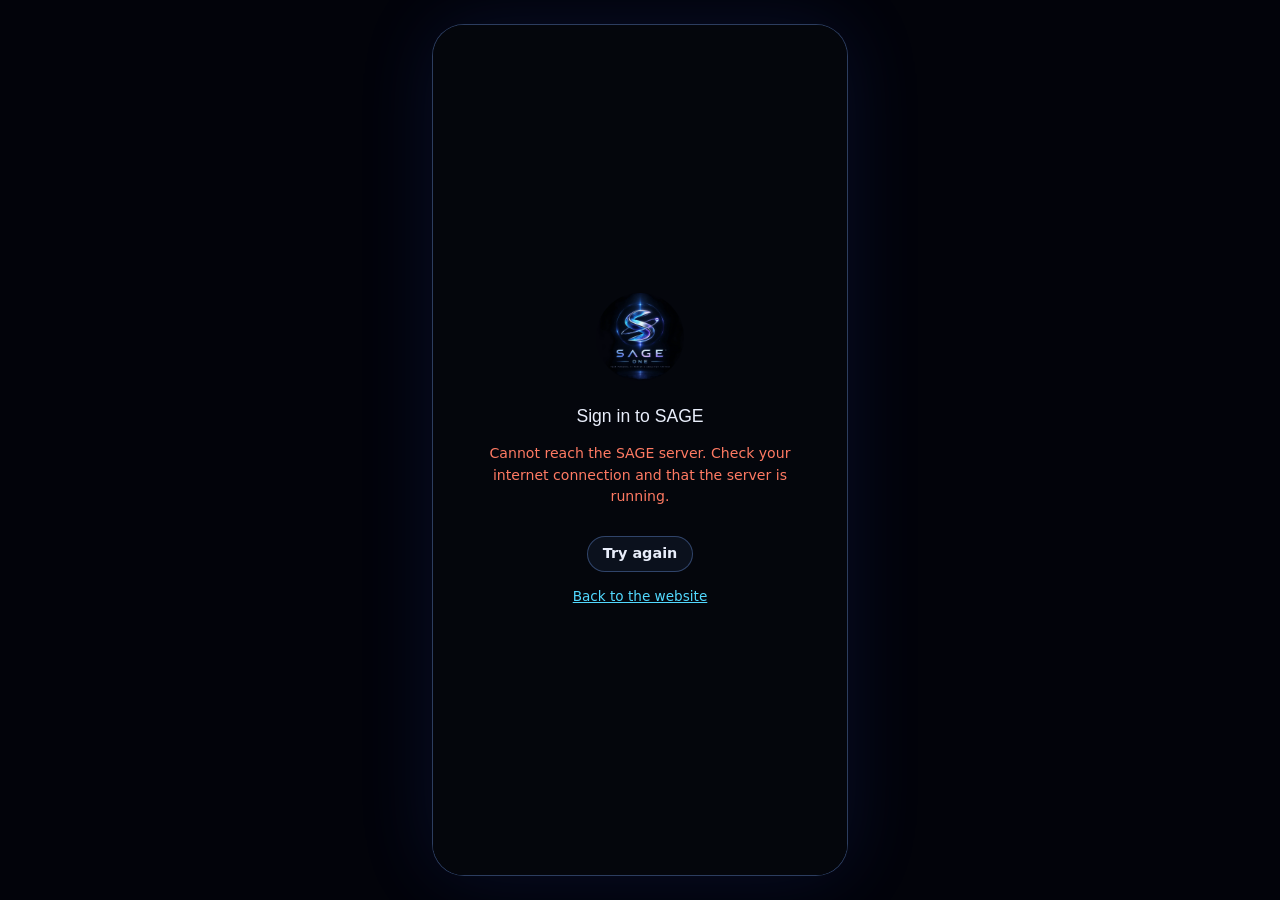
<file: website/mobile/index.html>
<!doctype html>
<html lang="en">
<head>
  <meta charset="utf-8">
  <meta http-equiv="Content-Security-Policy" content="default-src 'self'; script-src 'self' https://accounts.google.com/gsi/client; style-src 'self' 'unsafe-inline' https://fonts.googleapis.com https://accounts.google.com/gsi/style; font-src https://fonts.gstatic.com; img-src 'self' data: https://*.googleusercontent.com; connect-src 'self' https://sage-one-api.onrender.com http://localhost:8000 http://127.0.0.1:8000 https://accounts.google.com/gsi/; frame-src https://accounts.google.com/gsi/; object-src 'none'; base-uri 'none'; form-action 'none'">
  <meta name="referrer" content="no-referrer">
  <meta name="viewport" content="width=device-width, initial-scale=1, viewport-fit=cover">
  <meta name="theme-color" content="#04060c">
  <meta name="color-scheme" content="dark">
  <meta name="robots" content="noindex">
  <title>SAGE phone home | SAGE ONE</title>
  <meta name="description" content="SAGE on your phone: your real Evolution rank, Spark balance and a SAGE button to type or speak to your AI mentor.">
  <link rel="canonical" href="https://officialoroe-crypto.github.io/sage-one/mobile/">
  <meta property="og:type" content="website">
  <meta property="og:site_name" content="SAGE ONE">
  <meta property="og:title" content="SAGE phone home | SAGE ONE">
  <meta property="og:description" content="SAGE on your phone: your real Evolution rank, Spark balance and a SAGE button to type or speak to your AI mentor.">
  <meta property="og:url" content="https://officialoroe-crypto.github.io/sage-one/mobile/">
  <meta property="og:image" content="https://officialoroe-crypto.github.io/sage-one/assets/og-image.jpg">
  <meta name="twitter:card" content="summary_large_image">
  <link rel="icon" href="../favicon.svg" type="image/svg+xml">
  <link rel="icon" href="../favicon.ico" sizes="48x48">
  <link rel="apple-touch-icon" href="../apple-touch-icon.png">
  <link rel="manifest" href="../site.webmanifest">
  <link rel="preconnect" href="https://fonts.googleapis.com">
  <link rel="preconnect" href="https://fonts.gstatic.com" crossorigin>
  <link rel="stylesheet" href="https://fonts.googleapis.com/css2?family=Hanken+Grotesk:wght@400;500;600&family=Michroma&display=swap">
  <link rel="stylesheet" href="mobile.css">
</head>
<body>
  <div class="phone" id="phone">
    <main class="home" id="home">
      <div class="bar-top">
        <a class="wordmark" href="../index.html" aria-label="SAGE ONE website home">SAGE<small>ONE</small></a>
        <span class="spacer"></span>
        <a class="icon-btn" href="../chat/" aria-label="Open the full SAGE app"><svg viewBox="0 0 24 24" aria-hidden="true"><path d="M5 5h14v10H9l-4 4z"/></svg></a>
        <button type="button" class="avatar" id="avatar" aria-label="Sign out">?</button>
      </div>
      <div class="hello"><h1 id="hello">Welcome back. What do we get done today?</h1></div>
      <p class="note-card" id="setupNote" hidden>Finish your setup in the <a href="../chat/">full SAGE app</a> so SAGE knows who you are.</p>

      <section class="evo" id="evoCard" aria-label="Evolution">
        <div class="orb-wrap" aria-hidden="true"><span class="ring"></span><span class="ring two"></span><span class="dots" id="homeDots"></span><span class="orb">SAGE</span></div>
        <div>
          <h2 id="evoTitle">Evolution</h2>
          <p class="fine" id="evoSub">Your current rank</p>
        </div>
        <div class="progress">
          <div class="row"><span><span class="tag blue" id="evoLevel">-</span></span><span class="num" id="evoPct"></span></div>
          <div class="bar" role="progressbar" aria-label="Progress to the next Evolution" aria-valuemin="0" aria-valuemax="100" aria-valuenow="0"><i id="evoBar" style="width:0%"></i></div>
        </div>
        <div class="strip" id="strip" role="group" aria-label="The 13 Evolutions"></div>
      </section>

      <section class="card" id="moneyCard">
        <div class="row-between"><h3>Money level</h3><span class="tag" id="moneyLevel">-</span></div>
        <p class="muted" id="moneyText"></p>
      </section>

      <section class="card balance" id="balanceCard">
        <div class="row-between"><h3>Spark (SS) balance</h3><span class="tag gold">1 Spark = NPR 1</span></div>
        <div class="big num" id="balance">0</div>
        <p class="muted num" id="balanceNpr">= NPR 0</p>
        <div class="row-between"><span class="fine num" id="earned">Earned 0</span><span class="fine num" id="spent">Spent 0</span></div>
        <div class="row-between"><span class="fine">Spark Points (SP): power, no cash value</span><span class="fine num" id="spBal">0 SP</span></div>
        <p class="fine">Cash-out to rupees is not available yet.</p>
      </section>
    </main>

    <nav class="tabs" aria-label="Main">
      <button type="button" class="tab" aria-current="page" id="tabHome"><svg viewBox="0 0 24 24" aria-hidden="true"><path d="M4 11l8-7 8 7v9H4z"/></svg>Home</button>
      <button type="button" class="tab" id="tabResearch"><svg viewBox="0 0 24 24" aria-hidden="true"><circle cx="11" cy="11" r="6"/><path d="M16 16l4 4"/></svg>Research</button>
      <button type="button" class="sage-btn" id="sageBtn" aria-label="Talk to SAGE"><span class="core" aria-hidden="true">SAGE</span>Talk</button>
      <button type="button" class="tab" id="tabTasks"><svg viewBox="0 0 24 24" aria-hidden="true"><rect x="4" y="4" width="16" height="16" rx="3"/><path d="M8 12l3 3 5-6"/></svg>Tasks</button>
      <button type="button" class="tab" id="tabWallet"><svg viewBox="0 0 24 24" aria-hidden="true"><path d="M13 3L5 13h6l-1 8 8-10h-6z"/></svg>Wallet</button>
    </nav>

    <section class="sheet" id="sheet" role="dialog" aria-modal="true" aria-label="SAGE" hidden>
      <div class="sheet-head">
        <button type="button" class="icon-btn" id="sheetClose" aria-label="Close SAGE"><svg viewBox="0 0 24 24" aria-hidden="true"><path d="M6 9l6 6 6-6"/></svg></button>
        <h2 id="sheetTitle">SAGE</h2>
        <button type="button" class="btn" id="hushBtn" hidden>Stop speaking</button>
        <button type="button" class="btn" id="stopBtn" hidden>Stop</button>
      </div>
      <div class="state" id="state" data-s="idle">
        <div class="orb-wrap" aria-hidden="true"><span class="ring"></span><span class="ring two"></span><span class="dots" id="sheetDots"></span><span class="orb">SAGE</span></div>
        <p class="state-label" id="stateLabel" aria-live="polite">Ask SAGE anything</p>
      </div>
      <div class="transcript" id="transcript" aria-live="polite"></div>
      <form class="compose" id="compose" autocomplete="off">
        <button type="button" class="round lang" id="langBtn" aria-label="Voice language">EN</button>
        <button type="button" class="round mic" id="mic" aria-pressed="false" aria-label="Speak to SAGE" hidden><svg viewBox="0 0 24 24" aria-hidden="true"><rect x="9" y="3" width="6" height="11" rx="3"/><path d="M5 11a7 7 0 0 0 14 0M12 18v3"/></svg></button>
        <input id="msg" type="text" maxlength="4000" placeholder="Type your message" aria-label="Message SAGE">
        <button type="submit" class="round send" id="send" aria-label="Send" disabled><svg viewBox="0 0 24 24" aria-hidden="true"><path d="M12 19V5M6 11l6-6 6 6"/></svg></button>
      </form>
    </section>

    <section class="gate" id="gate" aria-label="Sign in">
      <div class="gate-card">
        <a href="../index.html" aria-label="SAGE ONE website home"><img src="../assets/sage-logo.webp" width="960" height="960" alt="SAGE ONE logo"></a>
        <h1>Sign in to SAGE</h1>
        <p class="status" id="gateStatus" role="status" aria-live="polite">Connecting to the SAGE server...</p>
        <div id="googleSlot"></div>
        <button type="button" class="btn wide" id="devBtn" hidden>Local developer sign-in</button>
        <p class="msg" id="gateMsg" role="alert" hidden></p>
        <button type="button" class="btn" id="retryBtn" hidden>Try again</button>
        <a href="../index.html" class="fine">Back to the website</a>
      </div>
    </section>
  </div>
  <div class="toast" id="toast" role="status" aria-live="polite"></div>
  <script src="../site-config.js"></script>
  <script src="../sage-core.js"></script>
  <script src="mobile.js"></script>
</body>
</html>
</file>
<file: frontend/style.css>
:root{--bg:#07080d;--panel:#0d0f17;--line:#202432;--text:#f3f5ff;--muted:#858ba0;--purple:#9a7cff;--sky:#70cfff;--gold:#e8c46b}
*{box-sizing:border-box}body{margin:0;background:radial-gradient(circle at 75% 10%,#17122b 0,#07080d 34%);color:var(--text);font:15px Inter,Segoe UI,Arial,sans-serif}button,input{font:inherit}button{cursor:pointer}.app{display:flex;min-height:100vh}.sidebar{width:250px;border-right:1px solid var(--line);background:#090a10d9;padding:26px 18px;display:flex;flex-direction:column}.brand{display:flex;gap:11px;align-items:center;margin:0 8px 42px}.brand b{display:block;letter-spacing:4px}.brand span{display:block;color:var(--muted);font-size:9px;letter-spacing:5px}.orb{width:35px;height:35px;border-radius:50%;display:grid;place-items:center;background:radial-gradient(circle at 35% 30%,#d7caff,#6b43d8 45%,#151022 72%);box-shadow:0 0 28px #845bff66;font-weight:800}.nav{width:100%;border:0;background:none;color:#9096aa;text-align:left;padding:13px 12px;border-radius:10px;margin:2px 0}.nav:hover,.nav.active{background:#171524;color:white}.nav span{margin-left:10px}.side-bottom{margin-top:auto}.sidebar:after{content:"";display:block}.profile{width:34px;height:34px;border:1px solid #303547;border-radius:50%;display:grid;place-items:center}.status{margin:auto;color:#9da3b5;font-size:12px}.status i{display:inline-block;width:7px;height:7px;border-radius:50%;background:#65e0ad;box-shadow:0 0 12px #65e0ad;margin-right:7px}main{flex:1;max-width:1400px;margin:auto;padding:0 6vw}header{height:76px;display:flex;align-items:center;border-bottom:1px solid var(--line)}#menu{display:none;background:none;border:0;color:white}.view{display:none;padding:70px 0}.view.active{display:block}.hero{min-height:390px;display:flex;align-items:center;justify-content:space-between}.eyebrow{font-size:10px;letter-spacing:3px;color:#a18cff;font-weight:700}.hero h1{font-size:clamp(42px,6vw,82px);line-height:.98;margin:16px 0}.hero em{font-style:normal;color:#b79cff}.muted{color:var(--muted);line-height:1.7}.orb.large{width:220px;height:220px;font-size:0;position:relative}.orb.large span{width:55px;height:55px;border:1px solid #b7a4ff88;border-radius:50%;box-shadow:0 0 60px #a278ff;animation:breathe 3s infinite}.quick,.grid,.price-grid,.tiers{display:grid;gap:12px}.quick{grid-template-columns:repeat(3,1fr)}.quick button,.grid article,.research-card,.mission,.world-card,.settings div,.price-grid div{background:linear-gradient(145deg,#11131d,#0b0c12);border:1px solid var(--line);border-radius:16px;padding:20px;color:white;text-align:left}.quick b,.quick small{display:block}.quick small,article small{color:var(--muted);margin-top:7px}.grid{grid-template-columns:repeat(3,1fr);margin-top:12px}.grid strong{display:block;font-size:30px;margin:12px 0 3px}.label{font-size:9px;letter-spacing:2px;color:#8f96aa}.bar{height:3px;background:#242838;margin-top:20px}.bar i{display:block;height:100%;background:linear-gradient(90deg,var(--purple),var(--sky))}.tier{color:#b99cff;font-size:28px}.pulse{width:9px;height:9px;border-radius:50%;background:#6ee7b7;margin-top:18px;box-shadow:0 0 20px #6ee7b7}.section-title{display:flex;justify-content:space-between;margin:55px 0 12px;font-size:10px;letter-spacing:2px}.section-title small{color:var(--muted);letter-spacing:0}.activity{display:flex;justify-content:space-between;padding:18px;border:1px solid var(--line);border-radius:12px}.activity span{display:block;color:var(--muted);margin-top:5px;font-size:13px}.activity time{color:var(--muted);font-size:12px}.pagehead h2{font-size:48px;margin:8px 0}.chatbox{max-width:850px;margin-top:45px;border:1px solid var(--line);border-radius:18px;padding:24px;background:#0b0c12}.sage-msg{display:flex;gap:13px}.mini-orb{width:32px;height:32px;border-radius:50%;display:grid;place-items:center;background:#8d6cff}.sage-msg p{color:#b7bdcc}.suggestions{display:flex;gap:8px;flex-wrap:wrap;margin:35px 0}.suggestions button{background:#141724;border:1px solid #292e3d;color:#b8bed0;border-radius:20px;padding:9px 14px}.composer{display:flex;border:1px solid #292e3d;border-radius:13px;overflow:hidden}.composer input,.research-card input{flex:1;background:none;border:0;color:white;padding:16px;outline:0}.composer button,.primary{border:0;background:linear-gradient(135deg,#8361e9,#4e9bd0);color:white;padding:0 20px}.research-card{max-width:850px;margin-top:35px}.research-card input{width:100%;border:1px solid var(--line);border-radius:10px;margin:22px 0;height:55px}.primary{border-radius:9px;padding:13px 18px}.scan{display:flex;gap:10px;align-items:center;color:#aaa3ff;font-size:11px;letter-spacing:2px}.scan i,.live-dot{width:8px;height:8px;background:#72d4ff;border-radius:50%;box-shadow:0 0 16px #72d4ff;display:inline-block}.sources{display:flex;gap:10px;margin-top:22px;color:var(--muted);font-size:11px}.sources span{padding:7px 10px;background:#151722;border-radius:20px}.mission{margin-top:35px;display:flex;align-items:center;justify-content:space-between}.pill{font-size:9px;letter-spacing:2px;color:#6fe4b0}.mission h3{font-size:24px}.empty{text-align:center;padding:80px;color:#666d80}.wallet{position:relative;overflow:hidden;margin-top:35px;max-width:500px;border:1px solid #363040;border-radius:24px;padding:35px;background:radial-gradient(circle at 80% 30%,#30233c,#0d0e16 60%)}.wallet strong{display:block;font-size:64px;margin:15px 0 2px}.wallet small{color:#d8bb61}.spark-ring{position:absolute;right:-50px;top:-50px;width:210px;height:210px;border:1px solid #d6b45a44;border-radius:50%;box-shadow:0 0 80px #d6b45a22}.price-grid{grid-template-columns:repeat(2,1fr);max-width:700px;margin-top:15px}.price-grid div{display:flex;justify-content:space-between}.price-grid b{color:#e4c26b}.evo{margin-top:35px;padding:28px;border:1px solid var(--line);border-radius:20px;display:flex;align-items:center;gap:25px;max-width:700px}.evo-orb{width:90px;height:90px;border-radius:50%;display:grid;place-items:center;border:1px solid #9a7cff88;color:#bca9ff;box-shadow:0 0 45px #7754b933}.evo span{font-size:9px;letter-spacing:2px;color:var(--muted)}.evo h3{font-size:32px;margin:8px 0}.tiers{grid-template-columns:repeat(5,1fr);max-width:700px;margin-top:15px}.tiers span{padding:12px;border:1px solid var(--line);border-radius:10px;color:#777d90;text-align:center;font-size:12px}.world-card{margin-top:35px;display:flex;gap:15px;align-items:center;max-width:700px}.world-card p{color:var(--muted)}.settings{max-width:700px;margin-top:35px}.settings div{margin:8px 0;display:flex;justify-content:space-between}.settings span{color:#777e92}@keyframes breathe{50%{transform:scale(1.35);opacity:.45}}@media(max-width:800px){.sidebar{position:fixed;z-index:5;left:-250px;height:100vh;transition:.2s}.sidebar.open{left:0}#menu{display:block}.status{margin:auto}.profile{margin-left:10px}.hero{min-height:350px}.orb.large{width:130px;height:130px}.quick,.grid,.price-grid{grid-template-columns:1fr}.tiers{grid-template-columns:repeat(2,1fr)}main{padding:0 20px}.view{padding:45px 0}}
</file>
<file: website/styles.css>
/* SAGE ONE website.
   Layout concept: left-aligned reading column with one instrument panel per section.
   Boldness lives in the Evolution core; everything else stays quiet.
   Black is the foundation. Gold is used only for Spark. */
:root {
  --bg: #04060c;
  --surface: #090e19;
  --surface-2: #0e1525;
  --line: rgba(122, 168, 255, 0.16);
  --line-strong: rgba(122, 168, 255, 0.34);
  --fg: #e9eefb;
  --muted: #94a1bf;
  --cyan: #52d9ff;
  --blue: #4c7dff;
  --violet: #9b7cff;
  --gold: #e9b949;
  --ok: #3fdc98;
  --fail: #ff7a63;
  --accent: #52d9ff;
  --display: "Michroma", "Eurostile", "Segoe UI", sans-serif;
  --body: "Hanken Grotesk", "Segoe UI", system-ui, sans-serif;
  color-scheme: dark;
}

* { box-sizing: border-box; }
html { scroll-behavior: smooth; }
body {
  margin: 0;
  background: var(--bg);
  color: var(--fg);
  font-family: var(--body);
  font-size: 1.0625rem;
  line-height: 1.6;
  padding-inline: 1rem;
  -webkit-font-smoothing: antialiased;
}
@media (prefers-reduced-motion: reduce) { html { scroll-behavior: auto; } }

a { color: var(--cyan); text-underline-offset: 3px; }
a:focus-visible, button:focus-visible, input:focus-visible {
  outline: 2px solid var(--cyan);
  outline-offset: 3px;
  border-radius: 4px;
}
h1, h2, h3 { font-weight: 600; margin: 0; text-wrap: balance; }
h1, h2 { font-family: var(--display); font-weight: 400; letter-spacing: 0.01em; line-height: 1.2; }
h1 { font-size: clamp(1.9rem, 5.2vw, 3.3rem); }
h2 { font-size: clamp(1.35rem, 3.2vw, 2rem); }
h3 { font-size: 1.125rem; }
p { margin: 0; }
.wrap { max-width: 68rem; margin-inline: auto; }
.muted { color: var(--muted); }
.num { font-variant-numeric: tabular-nums; }

/* ---------- top bar ---------- */
.topbar {
  position: sticky;
  top: env(safe-area-inset-top, 0px);
  z-index: 20;
  margin-inline: -1rem;
  padding: 0.75rem 1rem;
  background: rgba(4, 6, 12, 0.86);
  backdrop-filter: blur(10px);
  border-bottom: 1px solid var(--line);
}
.topbar .wrap { display: flex; align-items: center; gap: 1.5rem; }
.wordmark { font-family: var(--display); letter-spacing: 0.18em; color: var(--fg); text-decoration: none; font-size: 0.95rem; display: inline-flex; align-items: center; gap: 0.6rem; white-space: nowrap; }
.wordmark .mark { width: 1.75rem; height: 1.75rem; border-radius: 8px; flex: none; }
.wordmark small { color: var(--cyan); font-size: 0.7em; letter-spacing: 0.3em; margin-left: 0.5em; }
.topbar nav { display: flex; gap: 1.25rem; margin-left: auto; align-items: center; }
.topbar nav a[hidden], [hidden] { display: none !important; }
.topbar nav a { color: var(--muted); text-decoration: none; font-size: 0.95rem; }
.topbar nav a:hover { color: var(--fg); }
.topbar nav a.signin-link { color: var(--fg); border: 1px solid var(--line-strong); border-radius: 999px; padding: 0.15rem 0.85rem; }

/* ---------- sections ---------- */
section { padding-block: clamp(3rem, 8vw, 5.5rem); border-top: 1px solid var(--line); }
section:first-of-type { border-top: 0; }
.section-head { max-width: 40rem; display: flex; flex-direction: column; gap: 0.9rem; margin-bottom: 2.25rem; }
.section-head p { color: var(--muted); }

/* ---------- hero ---------- */
.hero { padding-block: clamp(2rem, 6vw, 4rem) clamp(3rem, 7vw, 5rem); }
.hero .wrap { display: grid; grid-template-columns: minmax(0, 1.15fr) minmax(0, 0.85fr); gap: clamp(1.5rem, 4vw, 3rem); align-items: center; }
.hero-copy { display: flex; flex-direction: column; gap: 1.4rem; }
.hero-copy .lede { color: var(--muted); max-width: 34rem; font-size: 1.15rem; }
.hero-actions { display: flex; gap: 0.75rem; flex-wrap: wrap; }
.button {
  display: inline-flex; align-items: center; gap: 0.5rem;
  padding: 0.7rem 1.2rem; border-radius: 999px; text-decoration: none;
  font-weight: 600; font-size: 0.98rem; border: 1px solid var(--line-strong);
  color: var(--fg); background: transparent; cursor: pointer; font-family: inherit;
}
.button.primary { background: linear-gradient(135deg, var(--blue), var(--cyan)); color: #03101c; border-color: transparent; }
.button:hover { filter: brightness(1.12); }
.status-line { display: flex; align-items: center; gap: 0.6rem; color: var(--muted); font-size: 0.95rem; }
.status-line i { width: 0.55rem; height: 0.55rem; border-radius: 50%; background: var(--ok); box-shadow: 0 0 10px var(--ok); flex: none; }
.hero-logo { display: block; width: 100%; max-width: 30rem; margin-inline: auto; aspect-ratio: 1; height: auto;
  -webkit-mask-image: radial-gradient(circle at 50% 50%, #000 52%, transparent 72%);
          mask-image: radial-gradient(circle at 50% 50%, #000 52%, transparent 72%); }

/* ---------- flow ---------- */
.flow { list-style: none; margin: 0; padding: 0; display: grid; grid-template-columns: repeat(8, minmax(0, 1fr)); gap: 0; border: 1px solid var(--line); border-radius: 14px; overflow: hidden; background: var(--surface); }
.flow li { padding: 1rem 0.8rem 1.1rem; border-left: 1px solid var(--line); display: flex; flex-direction: column; gap: 0.35rem; min-width: 0; }
.flow li:first-child { border-left: 0; }
.flow b { font-size: 0.95rem; }
.flow span { color: var(--muted); font-size: 0.85rem; line-height: 1.4; }
.flow li:last-child b { color: var(--gold); }
.flow-note { margin-top: 1rem; color: var(--muted); max-width: 44rem; }

/* ---------- two paths ---------- */
.paths { display: grid; grid-template-columns: 1fr 1fr; gap: 0; }
.path { padding: 0 clamp(0rem, 3vw, 2.5rem) 0 0; display: flex; flex-direction: column; gap: 0.9rem; }
.path + .path { padding: 0 0 0 clamp(0rem, 3vw, 2.5rem); border-left: 1px solid var(--line); }
.path ul { margin: 0; padding-left: 1.1rem; color: var(--muted); display: grid; gap: 0.25rem; }
.path .result { color: var(--fg); font-weight: 600; }
.path.skill .result { color: var(--cyan); }
.path.money .result { color: var(--violet); }
.rules { margin-top: 2.5rem; padding: 1.25rem 1.4rem; border: 1px solid var(--line); border-radius: 14px; background: var(--surface); display: grid; gap: 0.5rem; }
.rules h3 { margin-bottom: 0.3rem; }
.rules ol { margin: 0; padding-left: 1.2rem; color: var(--muted); display: grid; gap: 0.3rem; }

/* ---------- evolution explorer ---------- */
.explorer { display: grid; grid-template-columns: minmax(0, 1.05fr) minmax(0, 0.95fr); gap: 0; border: 1px solid var(--line-strong); border-radius: 18px; overflow: hidden; background: var(--surface); }
.stage { position: relative; background: radial-gradient(ellipse at 50% 40%, #0a1430 0%, #04060c 70%); display: flex; align-items: center; justify-content: center; min-height: 22rem; }
.stage canvas { width: 100%; max-width: 26rem; aspect-ratio: 1; height: auto; display: block; }
.plate { position: absolute; left: 0.9rem; bottom: 0.9rem; width: 5.6rem; height: auto; border-radius: 10px; border: 1px solid var(--line); opacity: 0.9;
  -webkit-mask-image: linear-gradient(90deg, #000 70%, transparent);
          mask-image: linear-gradient(90deg, #000 70%, transparent); }
.stage-badge { position: absolute; top: 0.9rem; left: 0.9rem; right: 0.9rem; display: flex; justify-content: space-between; gap: 0.5rem; font-size: 0.85rem; color: var(--muted); }
.stage-badge b { color: var(--fg); font-weight: 600; }
.controls { padding: clamp(1rem, 3vw, 1.75rem); display: flex; flex-direction: column; gap: 1.25rem; min-width: 0; }
.readout h3 { font-family: var(--display); font-weight: 400; font-size: 1.15rem; display: flex; align-items: center; gap: 0.6rem; flex-wrap: wrap; }
.swatch { width: 0.85rem; height: 0.85rem; border-radius: 50%; background: var(--accent); box-shadow: 0 0 12px var(--accent); flex: none; }
.readout p { color: var(--muted); margin-top: 0.4rem; font-size: 0.98rem; }
.chips { display: flex; flex-wrap: nowrap; gap: 0.4rem; overflow-x: auto; scroll-snap-type: x proximity; scrollbar-width: none; padding: 2px; min-width: 0; flex: 1; }
.chips::-webkit-scrollbar { display: none; }
.chip { flex: none; scroll-snap-align: center; white-space: nowrap; }
.hscroll { display: flex; align-items: center; gap: 0.35rem; position: relative; min-width: 0; }
.hs-btn { flex: none; width: 2rem; height: 2rem; border-radius: 50%; border: 1px solid var(--line-strong); background: var(--surface-2); color: var(--fg); display: grid; place-items: center; cursor: pointer; }
.hs-btn:disabled { opacity: 0.3; cursor: default; }
.hs-btn:not(:disabled):hover { border-color: var(--accent); }
.chip { padding: 0.35rem 0.7rem; border-radius: 999px; border: 1px solid var(--line); background: transparent; color: var(--muted); font: inherit; font-size: 0.88rem; cursor: pointer; }
.chip:hover { color: var(--fg); border-color: var(--line-strong); }
.chip[aria-pressed="true"] { color: var(--fg); border-color: var(--accent); box-shadow: inset 0 0 0 1px var(--accent); }
.seg { display: inline-grid; grid-auto-flow: column; border: 1px solid var(--line-strong); border-radius: 999px; padding: 3px; gap: 3px; width: max-content; max-width: 100%; }
.seg button { padding: 0.4rem 1rem; border: 0; border-radius: 999px; background: transparent; color: var(--muted); font: inherit; font-size: 0.92rem; cursor: pointer; }
.seg button[aria-pressed="true"] { background: var(--accent); color: #03101c; font-weight: 600; }
.label { font-size: 0.9rem; color: var(--muted); margin-bottom: 0.45rem; display: block; }
.explorer-actions { display: flex; flex-wrap: wrap; gap: 0.6rem; align-items: center; }
.button[disabled] { opacity: 0.45; cursor: not-allowed; filter: none; }
.fine { font-size: 0.88rem; color: var(--muted); }

/* ---------- spark ---------- */
.split { display: grid; grid-template-columns: minmax(0, 1fr) minmax(0, 1fr); gap: clamp(1.5rem, 4vw, 3.5rem); align-items: start; }
.rate { font-family: var(--display); font-size: clamp(1.6rem, 4.6vw, 2.6rem); color: var(--gold); line-height: 1.2; }
.panel { border: 1px solid var(--line-strong); border-radius: 16px; background: var(--surface); padding: clamp(1rem, 3vw, 1.6rem); display: flex; flex-direction: column; gap: 1.1rem; min-width: 0; }
.field { display: flex; flex-direction: column; gap: 0.35rem; min-width: 0; }
.field label { font-size: 0.9rem; color: var(--muted); }
.field input { width: 100%; padding: 0.65rem 0.8rem; border-radius: 10px; border: 1px solid var(--line-strong); background: var(--bg); color: var(--fg); font: inherit; font-variant-numeric: tabular-nums; font-size: 1.1rem; }
.field-row { display: grid; grid-template-columns: 1fr 1fr; gap: 0.8rem; }
.pill { display: inline-flex; align-items: center; gap: 0.45rem; padding: 0.3rem 0.75rem; border-radius: 999px; border: 1px solid var(--line-strong); font-size: 0.88rem; width: max-content; max-width: 100%; }
.pill.off { color: var(--fail); border-color: rgba(255, 122, 99, 0.5); }
.pill.gold { color: var(--gold); border-color: rgba(233, 185, 73, 0.5); }
table { width: 100%; border-collapse: collapse; font-variant-numeric: tabular-nums; }
th, td { text-align: left; padding: 0.6rem 0.4rem; border-bottom: 1px solid var(--line); font-size: 0.98rem; vertical-align: top; }
th { color: var(--muted); font-weight: 500; font-size: 0.88rem; }
td.r, th.r { text-align: right; white-space: nowrap; }
.scroll-x { overflow-x: auto; }
.facts { margin: 0; padding-left: 1.1rem; color: var(--muted); display: grid; gap: 0.35rem; }

/* ---------- ladder ---------- */
.readouts { display: grid; gap: 0.55rem; }
.bar-row { display: grid; grid-template-columns: 8.5rem minmax(0, 1fr) 5.5rem; gap: 0.7rem; align-items: center; font-size: 0.95rem; }
.bar-row .track { height: 0.7rem; border-radius: 999px; background: var(--surface-2); overflow: hidden; }
.bar-row .fill { display: block; height: 100%; width: 0; background: var(--blue); border-radius: 999px; transition: width 0.25s ease; }
.bar-row.min .fill { background: var(--cyan); }
.bar-row.min b { color: var(--cyan); }
.bar-row b { text-align: right; font-variant-numeric: tabular-nums; font-weight: 600; }
.verdict { padding: 0.9rem 1rem; border-radius: 12px; border: 1px solid var(--line-strong); background: var(--surface-2); }
.verdict.ok { border-color: rgba(63, 220, 152, 0.55); }
.verdict.no { border-color: rgba(255, 122, 99, 0.55); }
.limit-big { font-family: var(--display); font-size: clamp(1.6rem, 4vw, 2.3rem); color: var(--cyan); }
.provisional { border: 1px dashed rgba(233, 185, 73, 0.55); border-radius: 12px; padding: 1rem 1.1rem; display: grid; gap: 0.6rem; }
.provisional h3 { color: var(--gold); font-size: 1rem; }
.provisional ol { margin: 0; padding-left: 1.2rem; color: var(--muted); display: grid; gap: 0.3rem; font-size: 0.97rem; }

/* ---------- roadmap ---------- */
.stages { list-style: none; margin: 0; padding: 0; display: grid; gap: 0; border-left: 1px solid var(--line-strong); margin-left: 0.4rem; }
.stages li { position: relative; padding: 0 0 1.6rem 1.6rem; display: grid; gap: 0.3rem; }
.stages li::before { content: ""; position: absolute; left: -0.36rem; top: 0.5rem; width: 0.7rem; height: 0.7rem; border-radius: 50%; background: var(--bg); border: 2px solid var(--cyan); }
.stages li:last-child { padding-bottom: 0; }
.stages li b { font-size: 1.05rem; }
.stages li span { color: var(--muted); max-width: 42rem; }
.status-cols { display: grid; grid-template-columns: 1fr 1fr; gap: clamp(1.5rem, 4vw, 3rem); margin-top: 3rem; }
.status-cols ul { margin: 0.7rem 0 0; padding: 0; list-style: none; display: grid; gap: 0.5rem; color: var(--muted); }
.status-cols li { padding-left: 1.5rem; position: relative; }
.status-cols .done li::before { content: "✓"; position: absolute; left: 0; color: var(--ok); }
.status-cols .todo li::before { content: "○"; position: absolute; left: 0; color: var(--fail); }
.end { margin-top: 3rem; max-width: 44rem; display: grid; gap: 0.7rem; }
.end ol { margin: 0; padding-left: 1.2rem; color: var(--muted); display: grid; gap: 0.35rem; }

footer { padding-block: 2.5rem 3rem; border-top: 1px solid var(--line); color: var(--muted); font-size: 0.95rem; }
footer .wrap { display: flex; flex-wrap: wrap; gap: 0.6rem 2rem; justify-content: space-between; }

/* ---------- narrow screens ---------- */
@media (max-width: 880px) {
  .hero .wrap, .explorer, .split, .status-cols { grid-template-columns: 1fr; }
  .hero-logo { max-width: 22rem; order: -1; }
  .flow { grid-template-columns: repeat(2, minmax(0, 1fr)); }
  .flow li { border-left: 0; border-top: 1px solid var(--line); }
  .flow li:nth-child(-n+2) { border-top: 0; }
  .flow li:nth-child(even) { border-left: 1px solid var(--line); }
  .paths { grid-template-columns: 1fr; gap: 2rem; }
  .path, .path + .path { padding: 0; border-left: 0; }
  .bar-row { grid-template-columns: 6.5rem minmax(0, 1fr) 4.5rem; }
  .topbar nav { margin-left: 0; gap: 1rem; }
}
@media (max-width: 420px) {
  .field-row { grid-template-columns: 1fr; }
}

/* ---------- additions: skip link, scroll bar, menu, forms, footer, toast ---------- */
.skip { position: absolute; left: 1rem; top: -4rem; z-index: 50; background: var(--fg); color: var(--bg); padding: 0.5rem 0.9rem; border-radius: 8px; }
.skip:focus { top: 0.5rem; }
.scrollbar { position: fixed; inset: 0 0 auto 0; height: 3px; z-index: 60; pointer-events: none; }
.scrollbar i { display: block; height: 100%; background: linear-gradient(90deg, var(--blue), var(--cyan)); transform-origin: 0 50%; transform: scaleX(0); }
.menu-toggle { display: none; margin-left: auto; width: 2.75rem; height: 2.75rem; border-radius: 12px; border: 1px solid var(--line-strong); background: transparent; color: var(--fg); place-items: center; cursor: pointer; }
.menu-toggle .cross { display: none; }
.topbar.open .menu-toggle .cross { display: block; }
.topbar.open .menu-toggle .bars { display: none; }
.topbar nav a { padding-block: 0.25rem; }
.field textarea { width: 100%; padding: 0.65rem 0.8rem; border-radius: 10px; border: 1px solid var(--line-strong); background: var(--bg); color: var(--fg); font: inherit; resize: vertical; min-height: 7rem; }
.field input[aria-invalid="true"], .field textarea[aria-invalid="true"] { border-color: var(--fail); }
.field-msg { color: var(--fail); font-size: 0.85rem; min-height: 0; }
.field-msg:empty { display: none; }
.form-status { font-size: 0.95rem; }
.form-status:empty { display: none; }
.form-status.ok { color: var(--ok); }
.form-status.err { color: var(--fail); }
.contact-copy { display: flex; flex-direction: column; gap: 1rem; }
.contact-list { list-style: none; margin: 0; padding: 0; display: grid; gap: 0.6rem; }
.contact-list li { display: flex; gap: 1rem; align-items: baseline; }
.contact-list span { color: var(--muted); min-width: 4rem; }
.contact-list a { font-size: 1.1rem; overflow-wrap: anywhere; }
.foot { align-items: flex-start; }
.foot-brand { display: grid; gap: 0.5rem; max-width: 24rem; }
.foot-nav { display: flex; flex-wrap: wrap; gap: 0.5rem 1.25rem; max-width: 22rem; }
.foot-nav a, .foot-contact a { color: var(--muted); text-decoration: none; padding-block: 0.2rem; }
.foot-nav a:hover, .foot-contact a:hover { color: var(--fg); }
.foot-contact { display: grid; gap: 0.3rem; overflow-wrap: anywhere; }
.copy { flex-basis: 100%; border-top: 1px solid var(--line); padding-top: 1rem; font-size: 0.88rem; }
.to-top { position: fixed; right: max(1rem, env(safe-area-inset-right)); bottom: max(1rem, env(safe-area-inset-bottom)); z-index: 30; width: 2.9rem; height: 2.9rem; border-radius: 50%; border: 1px solid var(--line-strong); background: var(--surface-2); color: var(--fg); display: grid; place-items: center; cursor: pointer; box-shadow: 0 6px 24px rgba(0,0,0,0.5); }
.to-top:hover { border-color: var(--cyan); }
.toast { position: fixed; left: 50%; bottom: 1.25rem; transform: translate(-50%, 140%); max-width: min(92vw, 28rem); padding: 0.7rem 1rem; border-radius: 12px; background: var(--surface-2); border: 1px solid var(--line-strong); z-index: 70; opacity: 0; transition: transform .25s ease, opacity .25s ease; font-size: 0.95rem; text-align: center; pointer-events: none; }
.toast.show { transform: translate(-50%, 0); opacity: 1; }
.toast.ok { border-color: rgba(63, 220, 152, 0.6); }
.toast.err { border-color: rgba(255, 122, 99, 0.6); }
@media (prefers-reduced-motion: reduce) { .toast { transition: none; } }
.scroll-x:focus-visible, .flow:focus-visible, .chips:focus-visible { outline: 2px solid var(--cyan); outline-offset: 2px; }

/* mobile menu and horizontal flow strip */
@media (max-width: 880px) {
  .js .menu-toggle { display: grid; }
  .js .topbar nav { display: none; position: absolute; left: 0; right: 0; top: 100%; flex-direction: column; align-items: stretch; gap: 0; margin: 0; padding: 0.5rem 1rem 1rem; background: rgba(4, 6, 12, 0.98); border-bottom: 1px solid var(--line-strong); max-height: calc(100dvh - 4.5rem); overflow-y: auto; }
  .js .topbar.open nav { display: flex; }
  .js .topbar nav a { padding: 0.85rem 0.25rem; font-size: 1.05rem; border-bottom: 1px solid var(--line); }
  .js .topbar nav a.signin-link { margin-top: 0.75rem; text-align: center; border: 1px solid var(--line-strong); border-radius: 999px; }
  .topbar .wrap { gap: 0.75rem; }
  .flow { display: flex; overflow-x: auto; scroll-snap-type: x mandatory; scrollbar-width: thin; }
  .flow li { flex: 0 0 min(62%, 13rem); scroll-snap-align: start; border-top: 0 !important; border-left: 1px solid var(--line) !important; }
  .flow li:first-child { border-left: 0 !important; }
  .foot-nav { max-width: none; }
}
@media (max-width: 480px) {
  body { font-size: 1rem; }
  .hero-actions .button { flex: 1 1 100%; justify-content: center; }
  .stage-badge { font-size: 0.78rem; }
  .bar-row { grid-template-columns: 5.5rem minmax(0, 1fr) 4rem; font-size: 0.88rem; }
  .button, .seg button, .chip { min-height: 2.75rem; }
  .toast { bottom: 4.5rem; }
}
img, canvas { max-width: 100%; }
td, th, .rate, .verdict, .readout h3 { overflow-wrap: anywhere; }

/* desktop */
@media (min-width: 1200px) {
  .wrap { max-width: 76rem; }
  body { padding-inline: 2rem; }
  .topbar { margin-inline: -2rem; padding-inline: 2rem; }
  .stage { min-height: 28rem; }
  .stage canvas { max-width: 30rem; }
  .plate { width: 6.8rem; }
}
@media (min-width: 1700px) {
  html { font-size: 112.5%; }
  .wrap { max-width: 84rem; }
}
</file>
<file: website/chat/chat.css>
/* SAGE web interface.
   Layout concept: familiar chat shell. Left rail for features, centre conversation,
   right workspace pane that the chat (or the rail) can open. Black base, SAGE blue; gold only for Spark. */
:root {
  --bg: #04060c;
  --rail: #070b14;
  --surface: #0b111d;
  --surface-2: #101828;
  --line: rgba(122, 168, 255, 0.15);
  --line-strong: rgba(122, 168, 255, 0.32);
  --fg: #e9eefb;
  --muted: #93a0bd;
  --cyan: #52d9ff;
  --blue: #4c7dff;
  --violet: #9b7cff;
  --gold: #e9b949;
  --ok: #3fdc98;
  --fail: #ff7a63;
  --display: "Michroma", "Eurostile", "Segoe UI", sans-serif;
  --body: "Hanken Grotesk", "Segoe UI", system-ui, sans-serif;
  color-scheme: dark;
}
* { box-sizing: border-box; }
html, body { height: 100%; }
body {
  margin: 0; background: var(--bg); color: var(--fg);
  font-family: var(--body); font-size: 1rem; line-height: 1.55;
  -webkit-font-smoothing: antialiased;
}
button, input, textarea, select { font: inherit; color: inherit; }
button { cursor: pointer; }
a { color: var(--cyan); }
h1, h2, h3 { margin: 0; font-weight: 600; text-wrap: balance; }
p { margin: 0; }
:focus-visible { outline: 2px solid var(--cyan); outline-offset: 2px; border-radius: 6px; }
[hidden] { display: none !important; }
.muted { color: var(--muted); }
.num { font-variant-numeric: tabular-nums; }
.tag { display: inline-block; font-size: 0.75rem; padding: 0.1rem 0.5rem; border-radius: 999px; border: 1px solid var(--line-strong); color: var(--muted); }
.tag.gold { color: var(--gold); border-color: rgba(233, 185, 73, 0.5); }
.tag.ok { color: var(--ok); border-color: rgba(63, 220, 152, 0.5); }
.tag.fail { color: var(--fail); border-color: rgba(255, 122, 99, 0.5); }
.tag.blue { color: var(--cyan); border-color: rgba(82, 217, 255, 0.5); }

/* ---------- sign in ---------- */
.signin { min-height: 100%; display: grid; place-items: center; padding: 1.5rem 1rem; background: radial-gradient(ellipse at 50% 20%, #0a1430 0%, var(--bg) 62%); }
.signin-card { width: 100%; max-width: 26rem; display: flex; flex-direction: column; align-items: center; gap: 1.1rem; text-align: center; }
.signin-card img { width: min(18rem, 80%); height: auto; aspect-ratio: 1;
  -webkit-mask-image: radial-gradient(circle at 50% 50%, #000 50%, transparent 72%); mask-image: radial-gradient(circle at 50% 50%, #000 50%, transparent 72%); margin-bottom: -2rem; }
.signin-card h1 { font-family: var(--display); font-weight: 400; font-size: 1.35rem; }
.btn { display: inline-flex; align-items: center; justify-content: center; gap: 0.6rem; width: 100%; padding: 0.8rem 1rem; border-radius: 12px; border: 1px solid var(--line-strong); background: var(--surface); font-weight: 600; }
.btn:hover { background: var(--surface-2); }
.btn.primary { background: linear-gradient(135deg, var(--blue), var(--cyan)); color: #03101c; border-color: transparent; }
.btn.small { width: auto; padding: 0.4rem 0.85rem; border-radius: 999px; font-size: 0.9rem; }
.signin-card .fine { font-size: 0.85rem; color: var(--muted); }
.divider { display: flex; align-items: center; gap: 0.8rem; width: 100%; color: var(--muted); font-size: 0.85rem; }
.divider::before, .divider::after { content: ""; flex: 1; height: 1px; background: var(--line); }

/* ---------- shell ---------- */
.shell { height: 100%; display: grid; grid-template-columns: 17.5rem minmax(0, 1fr) 0; transition: grid-template-columns 0.25s ease; }
.shell.with-pane { grid-template-columns: 17.5rem minmax(0, 1fr) minmax(22rem, 30rem); }
@media (prefers-reduced-motion: reduce) { .shell { transition: none; } }

.rail { background: var(--rail); border-right: 1px solid var(--line); display: flex; flex-direction: column; min-height: 0; min-width: 0; }
.rail-top { padding: 0.9rem 0.9rem 0.5rem; display: flex; flex-direction: column; gap: 0.8rem; }
.wordmark { font-family: var(--display); letter-spacing: 0.18em; font-size: 0.95rem; text-decoration: none; color: var(--fg); }
.wordmark small { color: var(--cyan); letter-spacing: 0.3em; font-size: 0.7em; margin-left: 0.4em; }
.new-chat { display: flex; align-items: center; gap: 0.6rem; padding: 0.6rem 0.8rem; border-radius: 10px; border: 1px solid var(--line-strong); background: transparent; width: 100%; text-align: left; font-weight: 600; }
.new-chat:hover { background: var(--surface); }
.rail-scroll { flex: 1; overflow-y: auto; padding: 0.4rem 0.6rem 1rem; min-height: 0; }
.rail h3 { font-size: 0.8rem; font-weight: 500; color: var(--muted); padding: 0.9rem 0.5rem 0.35rem; }
.nav { list-style: none; margin: 0; padding: 0; display: grid; gap: 2px; }
.nav button { display: flex; align-items: center; gap: 0.7rem; width: 100%; padding: 0.5rem 0.6rem; border: 0; background: transparent; border-radius: 8px; text-align: left; color: var(--fg); font-size: 0.97rem; }
.nav button:hover { background: var(--surface); }
.nav button[aria-current="true"] { background: var(--surface-2); box-shadow: inset 2px 0 0 var(--cyan); }
.nav svg { width: 1.15rem; height: 1.15rem; flex: none; stroke: currentColor; fill: none; stroke-width: 1.8; stroke-linecap: round; stroke-linejoin: round; color: var(--muted); }
.nav button[aria-current="true"] svg { color: var(--cyan); }
.history button { color: var(--muted); font-size: 0.93rem; white-space: nowrap; overflow: hidden; text-overflow: ellipsis; display: block; }
.account { border-top: 1px solid var(--line); padding: 0.8rem 0.9rem; display: grid; gap: 0.5rem; }
.account-row { display: flex; align-items: center; gap: 0.7rem; min-width: 0; }
.avatar { width: 2rem; height: 2rem; border-radius: 50%; background: linear-gradient(135deg, var(--blue), var(--violet)); display: grid; place-items: center; font-weight: 600; flex: none; }
.account b { display: block; font-size: 0.95rem; }
.account small { color: var(--muted); }
.balance { display: flex; justify-content: space-between; align-items: baseline; gap: 0.5rem; padding: 0.5rem 0.7rem; border-radius: 10px; border: 1px solid rgba(233, 185, 73, 0.4); background: rgba(233, 185, 73, 0.06); font-size: 0.9rem; }
.balance b { color: var(--gold); font-size: 1.05rem; }

/* ---------- conversation ---------- */
.main { display: flex; flex-direction: column; min-height: 0; min-width: 0; position: relative; }
.topline { display: flex; align-items: center; gap: 0.7rem; padding: 0.7rem 1rem; border-bottom: 1px solid var(--line); min-height: 3.2rem; }
.topline .title { font-weight: 600; }
.icon-btn { width: 2.2rem; height: 2.2rem; border-radius: 8px; border: 1px solid var(--line); background: transparent; display: grid; place-items: center; }
.icon-btn:hover { background: var(--surface); }
.icon-btn svg { width: 1.2rem; height: 1.2rem; stroke: currentColor; fill: none; stroke-width: 1.8; stroke-linecap: round; stroke-linejoin: round; }
.menu-btn { display: none; }
.spacer { flex: 1; }
.feed { flex: 1; overflow-y: auto; padding: 1.5rem 1rem 1rem; min-height: 0; }
.feed-inner { max-width: 46rem; margin-inline: auto; display: flex; flex-direction: column; gap: 1.4rem; }
.welcome { display: flex; flex-direction: column; align-items: flex-start; gap: 1rem; padding-top: clamp(1rem, 7vh, 4rem); }
.welcome h2 { font-family: var(--display); font-weight: 400; font-size: clamp(1.3rem, 3vw, 1.8rem); line-height: 1.25; }
.suggest { display: grid; grid-template-columns: repeat(2, minmax(0, 1fr)); gap: 0.6rem; width: 100%; }
.suggest button { text-align: left; padding: 0.8rem 0.95rem; border-radius: 12px; border: 1px solid var(--line); background: var(--surface); color: var(--fg); }
.suggest button:hover { border-color: var(--line-strong); background: var(--surface-2); }
.suggest small { display: block; color: var(--muted); }
.msg { display: flex; gap: 0.8rem; min-width: 0; }
.msg .who { width: 1.9rem; height: 1.9rem; border-radius: 50%; flex: none; display: grid; place-items: center; font-size: 0.75rem; font-weight: 600; }
.msg.sage .who { background: radial-gradient(circle at 35% 30%, #5f94ff, #1c47d6 60%, #081a6e); border: 1px solid rgba(190, 225, 255, 0.6); }
.msg.you .who { background: var(--surface-2); border: 1px solid var(--line-strong); }
.msg .body { min-width: 0; display: grid; gap: 0.6rem; }
.msg.you .body { background: var(--surface); border: 1px solid var(--line); border-radius: 14px; padding: 0.55rem 0.9rem; }
.msg .text { overflow-wrap: anywhere; }
.chips { display: flex; flex-wrap: wrap; gap: 0.4rem; }
.chip-link { display: inline-flex; align-items: center; gap: 0.4rem; padding: 0.3rem 0.7rem; border-radius: 999px; border: 1px solid var(--line-strong); background: transparent; color: var(--cyan); font-size: 0.9rem; }
.chip-link:hover { background: var(--surface); }
.approval { border: 1px solid rgba(233, 185, 73, 0.5); border-radius: 14px; padding: 0.9rem 1rem; background: rgba(233, 185, 73, 0.05); display: grid; gap: 0.6rem; max-width: 34rem; }
.approval h4 { margin: 0; font-size: 0.95rem; color: var(--gold); }
.approval dl { margin: 0; display: grid; grid-template-columns: auto 1fr; gap: 0.2rem 1rem; font-size: 0.93rem; }
.approval dt { color: var(--muted); }
.approval dd { margin: 0; font-variant-numeric: tabular-nums; }
.approval .row { display: flex; gap: 0.5rem; flex-wrap: wrap; }
.approval .result { font-weight: 600; }
.typing { display: inline-flex; gap: 4px; padding: 0.4rem 0; }
.typing i { width: 6px; height: 6px; border-radius: 50%; background: var(--cyan); opacity: 0.4; animation: blink 1s infinite; }
.typing i:nth-child(2) { animation-delay: 0.15s; } .typing i:nth-child(3) { animation-delay: 0.3s; }
@keyframes blink { 50% { opacity: 1; } }
@media (prefers-reduced-motion: reduce) { .typing i { animation: none; opacity: 0.8; } }

.composer-wrap { padding: 0.5rem 1rem 1rem; }
.composer { max-width: 46rem; margin-inline: auto; border: 1px solid var(--line-strong); border-radius: 18px; background: var(--surface); padding: 0.55rem 0.6rem 0.55rem 1rem; display: flex; align-items: flex-end; gap: 0.5rem; }
.composer:focus-within { border-color: var(--cyan); }
.composer textarea { flex: 1; min-width: 0; resize: none; border: 0; background: transparent; outline: none; max-height: 9rem; padding: 0.4rem 0; line-height: 1.45; }
.composer textarea::placeholder { color: var(--muted); }
.round { width: 2.5rem; height: 2.5rem; border-radius: 50%; border: 1px solid var(--line-strong); background: transparent; display: grid; place-items: center; flex: none; }
.round svg { width: 1.25rem; height: 1.25rem; stroke: currentColor; fill: none; stroke-width: 1.8; stroke-linecap: round; stroke-linejoin: round; }
.round.send { background: linear-gradient(135deg, var(--blue), var(--cyan)); border-color: transparent; color: #03101c; }
.round.send[disabled] { opacity: 0.4; cursor: not-allowed; }
.round.mic[aria-pressed="true"] { background: rgba(255, 122, 99, 0.18); border-color: var(--fail); color: var(--fail); }
.composer-note { max-width: 46rem; margin: 0.45rem auto 0; font-size: 0.8rem; color: var(--muted); text-align: center; }

/* ---------- workspace pane ---------- */
.pane { border-left: 1px solid var(--line); background: var(--rail); display: flex; flex-direction: column; min-height: 0; min-width: 0; overflow: hidden; }
.pane-head { display: flex; align-items: center; gap: 0.7rem; padding: 0.7rem 1rem; border-bottom: 1px solid var(--line); min-height: 3.2rem; }
.pane-head h2 { font-size: 1rem; flex: 1; }
.pane-body { flex: 1; overflow-y: auto; padding: 1rem; display: grid; gap: 1rem; align-content: start; min-height: 0; }
.card { border: 1px solid var(--line); border-radius: 14px; background: var(--surface); padding: 0.9rem 1rem; display: grid; gap: 0.5rem; min-width: 0; }
.card h3 { font-size: 1rem; }
.row-between { display: flex; justify-content: space-between; align-items: center; gap: 0.7rem; flex-wrap: wrap; }
.list { list-style: none; margin: 0; padding: 0; display: grid; gap: 0.5rem; }
.list li { display: flex; justify-content: space-between; align-items: center; gap: 0.7rem; padding: 0.6rem 0.8rem; border: 1px solid var(--line); border-radius: 12px; background: var(--surface); min-width: 0; }
.list li > span:first-child { min-width: 0; overflow-wrap: anywhere; }
.list small { color: var(--muted); display: block; }
.field { display: grid; gap: 0.3rem; }
.field label { font-size: 0.88rem; color: var(--muted); }
.field input, .field select { padding: 0.55rem 0.7rem; border-radius: 10px; border: 1px solid var(--line-strong); background: var(--bg); width: 100%; }
.big-gold { font-family: var(--display); font-size: 1.7rem; color: var(--gold); line-height: 1.2; }
.bar { height: 0.55rem; border-radius: 999px; background: var(--surface-2); overflow: hidden; }
.bar > i { display: block; height: 100%; background: linear-gradient(90deg, var(--blue), var(--cyan)); border-radius: 999px; }
.ranks { display: flex; flex-wrap: wrap; gap: 0.4rem; }
.ranks span { padding: 0.25rem 0.65rem; border-radius: 999px; border: 1px solid var(--line); font-size: 0.85rem; color: var(--muted); display: inline-flex; gap: 0.4rem; align-items: center; }
.ranks span i { width: 0.6rem; height: 0.6rem; border-radius: 50%; background: var(--c); }
.ranks span.on { color: var(--fg); border-color: var(--c); box-shadow: inset 0 0 0 1px var(--c); }
.switch { display: flex; align-items: center; justify-content: space-between; gap: 1rem; padding: 0.6rem 0; border-bottom: 1px solid var(--line); }
.switch:last-child { border-bottom: 0; }
.switch input { width: 2.6rem; height: 1.4rem; accent-color: var(--cyan); }
.fine { font-size: 0.85rem; color: var(--muted); }
.example-note { font-size: 0.82rem; color: var(--muted); border: 1px dashed var(--line-strong); border-radius: 10px; padding: 0.45rem 0.7rem; }

/* ---------- narrow screens ---------- */
@media (max-width: 960px) {
  .shell, .shell.with-pane { grid-template-columns: minmax(0, 1fr); }
  .rail { position: fixed; z-index: 30; inset: 0 auto 0 0; width: min(19rem, 86vw); transform: translateX(-102%); transition: transform 0.22s ease; padding-top: env(safe-area-inset-top, 0px); }
  .shell.rail-open .rail { transform: none; }
  .scrim { position: fixed; inset: 0; background: rgba(0, 0, 0, 0.55); z-index: 25; }
  .menu-btn { display: grid; }
  .pane { position: fixed; z-index: 35; inset: 0; border-left: 0; }
  .suggest { grid-template-columns: 1fr; }
}
@media (prefers-reduced-motion: reduce) { .rail { transition: none; } }

.back-link { color: var(--cyan); font-size: 0.92rem; }
.toast { position: fixed; left: 50%; bottom: 1.25rem; transform: translate(-50%, 140%); max-width: min(92vw, 26rem); padding: 0.65rem 1rem; border-radius: 12px; background: var(--surface-2, #0e1525); border: 1px solid rgba(122,168,255,.34); z-index: 80; opacity: 0; transition: transform .25s ease, opacity .25s ease; font-size: .92rem; text-align: center; pointer-events: none; }
.toast.show { transform: translate(-50%, 0); opacity: 1; }
.toast.ok { border-color: rgba(63,220,152,.6); }
.toast.err { border-color: rgba(255,122,99,.6); }
@media (prefers-reduced-motion: reduce) { .toast { transition: none; } }
@media (min-width: 1400px) { .feed-inner { max-width: 52rem; } }

/* ---------- real app additions ---------- */
.server-status { font-size: 0.92rem; color: var(--muted); display: flex; align-items: center; gap: 0.5rem; justify-content: center; }
.server-status::before { content: ""; width: 0.55rem; height: 0.55rem; border-radius: 50%; background: var(--muted); flex: none; }
.server-status.ok::before { background: var(--ok); box-shadow: 0 0 8px var(--ok); }
.server-status.bad { color: var(--fail); }
.server-status.bad::before { background: var(--fail); }
.google-slot { min-height: 2.75rem; display: grid; place-items: center; width: 100%; }
.form-msg { font-size: 0.92rem; text-align: left; }
.form-msg.err { color: var(--fail); }
.form-msg[hidden] { display: none; }
.onboard { align-items: start; }
.onboard-card { width: 100%; max-width: 34rem; display: grid; gap: 1rem; padding-block: 1rem; }
.onboard-card h1 { font-family: var(--display); font-weight: 400; font-size: 1.4rem; }
.onboard-actions { display: flex; gap: 0.6rem; flex-wrap: wrap; }
.onboard-actions .btn { width: auto; flex: 1 1 10rem; }
.caps { border: 1px solid var(--line); border-radius: 12px; padding: 0.8rem 1rem; display: grid; gap: 0.5rem; margin: 0; min-width: 0; }
.caps legend { color: var(--muted); font-size: 0.88rem; padding-inline: 0.3rem; }
.check { display: flex; gap: 0.6rem; align-items: flex-start; font-size: 0.95rem; }
.check input { margin-top: 0.25rem; flex: none; }
.field textarea, .field select { padding: 0.55rem 0.7rem; border-radius: 10px; border: 1px solid var(--line-strong); background: var(--bg); color: var(--fg); width: 100%; font: inherit; resize: vertical; }
.field input { color: var(--fg); font: inherit; }
.project-chip { border: 1px solid rgba(82, 217, 255, 0.5); color: var(--cyan); background: transparent; border-radius: 999px; padding: 0.15rem 0.7rem; font-size: 0.82rem; cursor: pointer; max-width: 14rem; overflow: hidden; text-overflow: ellipsis; white-space: nowrap; }
.icon-btn { position: relative; }
.badge { position: absolute; top: -0.2rem; right: -0.2rem; min-width: 1.1rem; height: 1.1rem; border-radius: 999px; background: var(--fail); color: #1a0500; font-size: 0.7rem; font-weight: 700; display: grid; place-items: center; padding-inline: 0.25rem; }
.icon-btn[aria-pressed="true"] { border-color: var(--cyan); color: var(--cyan); }
.rail-empty { color: var(--muted); font-size: 0.88rem; padding: 0.4rem 0.7rem; list-style: none; }
.account-row .icon-btn { margin-left: auto; flex: none; }
.msg .text p { margin: 0 0 0.7rem; }
.msg .text p:last-child, .msg .text ul:last-child, .msg .text ol:last-child { margin-bottom: 0; }
.msg .text ul, .msg .text ol { margin: 0 0 0.7rem; padding-left: 1.25rem; display: grid; gap: 0.25rem; }
.msg .text pre { margin: 0 0 0.7rem; padding: 0.75rem 0.9rem; background: var(--bg); border: 1px solid var(--line); border-radius: 10px; overflow-x: auto; font-size: 0.88rem; }
.msg .text code { font-family: ui-monospace, "SF Mono", Menlo, Consolas, monospace; font-size: 0.9em; }
.msg .text a { color: var(--cyan); }
.msg.you .text { white-space: normal; }
.msg.error .text { color: var(--fail); }
.msg.error .text .btn { margin-top: 0.4rem; }
.msg.stopped .text { color: var(--muted); }
.status { color: var(--muted); font-size: 0.92rem; }
.fine.sys { text-align: center; }
.round.send.stop { background: var(--fail); color: #1a0500; border-color: transparent; }
.round.mic.live { border-color: var(--fail); color: var(--fail); animation: pulse 1.2s ease-in-out infinite; }
@keyframes pulse { 50% { box-shadow: 0 0 0 6px rgba(255, 122, 99, 0.18); } }
@media (prefers-reduced-motion: reduce) { .round.mic.live { animation: none; } }
.sub { font-size: 0.95rem; color: var(--muted); font-weight: 500; margin: 0.4rem 0 0; }
.row-actions { display: flex; gap: 0.4rem; flex: none; }
.err-text { color: var(--fail); font-size: 0.92rem; white-space: pre-wrap; overflow-wrap: anywhere; }
.pane-loading { padding: 0.5rem 0; }
.list details { width: 100%; }
.list li:has(details) { display: block; }
.list summary { display: flex; justify-content: space-between; align-items: center; gap: 0.7rem; cursor: pointer; list-style: none; }
.list summary::-webkit-details-marker { display: none; }
.list details[open] > summary { margin-bottom: 0.6rem; }
.list details > * + * { margin-top: 0.5rem; }
.list .md p { margin: 0 0 0.6rem; }
.list .md ul, .list .md ol { margin: 0 0 0.6rem; padding-left: 1.2rem; }
.list .md pre { overflow-x: auto; background: var(--bg); padding: 0.6rem; border-radius: 8px; font-size: 0.85rem; }
.linkbtn { background: none; border: 0; color: var(--cyan); padding: 0; font: inherit; text-decoration: underline; cursor: pointer; }
.tiers { list-style: none; margin: 0.6rem 0 0; padding: 0; display: grid; gap: 0.25rem; }
.tiers li { display: flex; justify-content: space-between; gap: 0.7rem; padding: 0.35rem 0.6rem; border-radius: 8px; color: var(--muted); }
.tiers li.on { background: var(--surface-2); color: var(--fg); box-shadow: inset 0 0 0 1px var(--cyan); }
.tabs { display: flex; gap: 0.4rem; margin-bottom: 0.9rem; }
.assets { margin-top: 0.5rem; }
.card form, form.card { display: grid; gap: 0.8rem; }
.lang-btn { font-size: .78rem; font-weight: 600; letter-spacing: .04em; width: auto; padding: 0 .65rem; }
.big-sp { font-family: var(--display); font-size: 1.7rem; color: var(--cyan); line-height: 1.2; }
</file>
<file: website/mobile/mobile.css>
/* SAGE app home (phone layout).
   Layout concept: one scrolling home, three stacked blocks (Evolution, Money level, Spark balance),
   a fixed bottom bar whose centre button is SAGE itself. Black base, SAGE blue; gold only for Spark. */
:root {
  --bg: #04060c;
  --surface: #0b111d;
  --surface-2: #101828;
  --line: rgba(122, 168, 255, 0.16);
  --line-strong: rgba(122, 168, 255, 0.34);
  --fg: #e9eefb;
  --muted: #93a0bd;
  --cyan: #52d9ff;
  --blue: #4c7dff;
  --violet: #9b7cff;
  --gold: #e9b949;
  --ok: #3fdc98;
  --fail: #ff7a63;
  --accent: #c7803f;
  --display: "Michroma", "Eurostile", "Segoe UI", sans-serif;
  --body: "Hanken Grotesk", "Segoe UI", system-ui, sans-serif;
  color-scheme: dark;
}
* { box-sizing: border-box; }
html, body { min-height: 100%; }
body { margin: 0; background: var(--bg); color: var(--fg); font-family: var(--body); font-size: 1rem; line-height: 1.5; -webkit-font-smoothing: antialiased; }
button, input { font: inherit; color: inherit; }
button { cursor: pointer; }
h1, h2, h3 { margin: 0; font-weight: 600; text-wrap: balance; }
p { margin: 0; }
:focus-visible { outline: 2px solid var(--cyan); outline-offset: 2px; border-radius: 8px; }
[hidden] { display: none !important; }
.muted { color: var(--muted); }
.fine { font-size: 0.85rem; color: var(--muted); }
.num { font-variant-numeric: tabular-nums; }
.tag { display: inline-block; font-size: 0.75rem; padding: 0.1rem 0.55rem; border-radius: 999px; border: 1px solid var(--line-strong); color: var(--muted); }
.tag.blue { color: var(--cyan); border-color: rgba(82, 217, 255, 0.5); }
.tag.gold { color: var(--gold); border-color: rgba(233, 185, 73, 0.5); }

/* Phone column: full width on a phone, a centred device column on a larger screen. */
.phone { position: relative; width: 100%; max-width: 26rem; min-height: 100vh; margin-inline: auto; background: var(--bg); overflow-x: hidden; }
@media (min-width: 600px) {
  body { display: grid; place-items: start center; padding: 1.5rem 1rem; background: #02030a; }
  .phone { min-height: 0; height: min(54rem, calc(100vh - 3rem)); border-radius: 2rem; border: 1px solid var(--line-strong); overflow: hidden; box-shadow: 0 0 80px rgba(60, 100, 255, 0.12); }
  .home { height: 100%; overflow-y: auto; }
}
.home { padding: 0 1rem calc(7.5rem + env(safe-area-inset-bottom, 0px)); display: grid; gap: 1.1rem; align-content: start; }
@media (max-width: 599px) { .home { padding-top: env(safe-area-inset-top, 0px); } }

.bar-top { display: flex; align-items: center; gap: 0.7rem; padding-top: 1rem; }
.wordmark { font-family: var(--display); letter-spacing: 0.18em; font-size: 0.95rem; }
.wordmark small { color: var(--cyan); letter-spacing: 0.3em; font-size: 0.7em; margin-left: 0.4em; }
.spacer { flex: 1; }
.icon-btn { width: 2.3rem; height: 2.3rem; border-radius: 50%; border: 1px solid var(--line); background: transparent; display: grid; place-items: center; }
.icon-btn svg { width: 1.2rem; height: 1.2rem; stroke: currentColor; fill: none; stroke-width: 1.8; stroke-linecap: round; stroke-linejoin: round; }
.avatar { width: 2.3rem; height: 2.3rem; border-radius: 50%; background: linear-gradient(135deg, var(--blue), var(--violet)); display: grid; place-items: center; font-weight: 600; }
.hello h1 { font-family: var(--display); font-weight: 400; font-size: 1.15rem; line-height: 1.3; }
.preview-note { font-size: 0.8rem; color: var(--muted); border: 1px dashed var(--line-strong); border-radius: 10px; padding: 0.4rem 0.7rem; }

/* ---------- Evolution ---------- */
.evo { border: 1px solid var(--line-strong); border-radius: 20px; background: radial-gradient(ellipse at 50% 18%, #0a1634 0%, var(--surface) 70%); padding: 1rem; display: grid; gap: 0.9rem; justify-items: center; text-align: center; }
.orb-wrap { position: relative; width: 11.5rem; height: 11.5rem; display: grid; place-items: center; }
.orb { position: relative; width: 5.2rem; height: 5.2rem; border-radius: 50%; display: grid; place-items: center; font-family: var(--display); font-size: 0.78rem; letter-spacing: 0.08em;
  background: radial-gradient(circle at 35% 30%, #5f94ff, #1c47d6 58%, #081a6e); border: 1px solid rgba(190, 225, 255, 0.75); box-shadow: 0 0 28px rgba(82, 217, 255, 0.5); z-index: 2; }
.ring { position: absolute; inset: 0; border-radius: 50%; border: 1.5px solid var(--accent); opacity: 0.55; box-shadow: 0 0 18px var(--accent); }
.ring.two { inset: 1.1rem; opacity: 0.3; border-style: dashed; }
.dots { position: absolute; inset: 0; animation: spin 18s linear infinite; }
.dots i { position: absolute; left: 50%; top: 50%; width: 5px; height: 5px; margin: -2.5px; border-radius: 50%; background: var(--accent); box-shadow: 0 0 8px var(--accent); transform: rotate(var(--a)) translateY(calc(var(--r) * -1)); }
@keyframes spin { to { transform: rotate(360deg); } }
.evo h2 { font-family: var(--display); font-weight: 400; font-size: 1.05rem; }
.progress { width: 100%; display: grid; gap: 0.35rem; }
.bar { height: 0.55rem; border-radius: 999px; background: var(--surface-2); overflow: hidden; }
.bar > i { display: block; height: 100%; background: linear-gradient(90deg, var(--blue), var(--cyan)); border-radius: 999px; }
.progress .row { display: flex; justify-content: space-between; font-size: 0.85rem; color: var(--muted); }
.strip { display: flex; gap: 0.5rem; overflow-x: auto; width: 100%; padding: 0.2rem 0.1rem 0.5rem; scroll-snap-type: x proximity; }
.gem { flex: none; scroll-snap-align: start; display: grid; justify-items: center; gap: 0.3rem; width: 4.3rem; padding: 0.5rem 0.2rem; border-radius: 12px; border: 1px solid var(--line); background: transparent; font-size: 0.72rem; color: var(--muted); }
.gem i { width: 1.4rem; height: 1.4rem; background: var(--c); transform: rotate(45deg) scale(0.8); border-radius: 3px; box-shadow: 0 0 10px var(--c); }
.gem[aria-pressed="true"] { border-color: var(--c); color: var(--fg); box-shadow: inset 0 0 0 1px var(--c); }
.gem.locked i { opacity: 0.4; box-shadow: none; }
.gem span { white-space: normal; line-height: 1.15; }

/* ---------- Money level and balance ---------- */
.card { border: 1px solid var(--line); border-radius: 16px; background: var(--surface); padding: 0.95rem 1rem; display: grid; gap: 0.45rem; }
.card.flash { animation: flash 1.4s ease; }
@keyframes flash { 0%, 60% { border-color: var(--cyan); box-shadow: 0 0 0 3px rgba(82, 217, 255, 0.25); } 100% { border-color: var(--line); box-shadow: none; } }
.card h3 { font-size: 0.95rem; }
.row-between { display: flex; justify-content: space-between; align-items: center; gap: 0.6rem; flex-wrap: wrap; }
.balance { border-color: rgba(233, 185, 73, 0.45); background: linear-gradient(180deg, rgba(233, 185, 73, 0.08), var(--surface)); }
.big { font-family: var(--display); font-size: 1.9rem; color: var(--gold); line-height: 1.2; }

/* ---------- bottom bar ---------- */
.tabs { position: absolute; z-index: 10; left: 0; right: 0; bottom: 0; display: grid; grid-template-columns: repeat(5, 1fr); align-items: end; padding: 0.5rem 0.3rem calc(0.5rem + env(safe-area-inset-bottom, 0px)); background: rgba(4, 6, 12, 0.92); backdrop-filter: blur(12px); border-top: 1px solid var(--line); }
@media (max-width: 599px) { .tabs { position: fixed; } }
.tab { display: grid; justify-items: center; gap: 0.15rem; padding: 0.35rem 0; border: 0; background: transparent; color: var(--muted); font-size: 0.72rem; }
.tab svg { width: 1.35rem; height: 1.35rem; stroke: currentColor; fill: none; stroke-width: 1.8; stroke-linecap: round; stroke-linejoin: round; }
.tab[aria-current="page"] { color: var(--cyan); }
.sage-btn { display: grid; justify-items: center; gap: 0.15rem; border: 0; background: transparent; color: var(--fg); font-size: 0.72rem; margin-top: -1.6rem; }
.sage-btn .core { width: 3.7rem; height: 3.7rem; border-radius: 50%; display: grid; place-items: center; font-family: var(--display); font-size: 0.6rem; letter-spacing: 0.06em;
  background: radial-gradient(circle at 35% 30%, #6aa0ff, #1c47d6 58%, #081a6e); border: 1.5px solid rgba(190, 225, 255, 0.85); box-shadow: 0 0 22px rgba(82, 217, 255, 0.55), 0 0 0 5px var(--bg); }
.sage-btn:hover .core { box-shadow: 0 0 30px rgba(82, 217, 255, 0.8), 0 0 0 5px var(--bg); }

/* ---------- SAGE sheet ---------- */
.sheet { position: absolute; z-index: 20; inset: 0; background: radial-gradient(ellipse at 50% 12%, #0a1634 0%, var(--bg) 62%); display: flex; flex-direction: column; padding-top: env(safe-area-inset-top, 0px); }
@media (max-width: 599px) { .sheet { position: fixed; } }
.sheet-head { display: flex; align-items: center; gap: 0.7rem; padding: 0.8rem 1rem; }
.sheet-head h2 { font-family: var(--display); font-weight: 400; font-size: 0.95rem; letter-spacing: 0.12em; flex: 1; }
.state { text-align: center; padding: 0 1rem 0.3rem; min-height: 4.8rem; display: grid; justify-items: center; align-content: end; gap: 0.5rem; }
.state .orb-wrap { width: 7rem; height: 7rem; }
.state .orb { width: 3.4rem; height: 3.4rem; font-size: 0.55rem; }
.state[data-s="listening"] .ring { animation: pulse 1.1s ease-out infinite; border-color: var(--cyan); box-shadow: 0 0 22px var(--cyan); opacity: 0.8; }
.state[data-s="listening"] .ring.two { animation-delay: 0.45s; }
.state[data-s="thinking"] .dots { animation-duration: 2.4s; }
.state[data-s="success"] .orb { box-shadow: 0 0 32px var(--ok); border-color: var(--ok); }
@keyframes pulse { 0% { transform: scale(0.75); opacity: 0.9; } 100% { transform: scale(1.18); opacity: 0; } }
.state-label { font-size: 0.88rem; color: var(--muted); min-height: 1.3rem; }
.transcript { flex: 1; overflow-y: auto; padding: 0.5rem 1rem 0.8rem; display: grid; gap: 0.8rem; align-content: start; min-height: 0; }
.bubble { max-width: 88%; padding: 0.6rem 0.9rem; border-radius: 16px; white-space: pre-wrap; overflow-wrap: anywhere; }
.bubble.you { justify-self: end; background: var(--surface-2); border: 1px solid var(--line-strong); }
.bubble.sage { justify-self: start; background: var(--surface); border: 1px solid var(--line); }
.prompts { display: flex; gap: 0.5rem; overflow-x: auto; padding: 0 1rem 0.6rem; }
.prompts button { flex: none; padding: 0.45rem 0.85rem; border-radius: 999px; border: 1px solid var(--line-strong); background: var(--surface); font-size: 0.9rem; }
.compose { display: flex; align-items: center; gap: 0.5rem; padding: 0.5rem 0.8rem calc(0.9rem + env(safe-area-inset-bottom, 0px)); }
.compose input { flex: 1; min-width: 0; padding: 0.75rem 1rem; border-radius: 999px; border: 1px solid var(--line-strong); background: var(--surface); outline: none; }
.compose input:focus { border-color: var(--cyan); }
.round { width: 2.9rem; height: 2.9rem; border-radius: 50%; border: 1px solid var(--line-strong); background: transparent; display: grid; place-items: center; flex: none; }
.round svg { width: 1.3rem; height: 1.3rem; stroke: currentColor; fill: none; stroke-width: 1.8; stroke-linecap: round; stroke-linejoin: round; }
.round.send { background: linear-gradient(135deg, var(--blue), var(--cyan)); border-color: transparent; color: #03101c; }
.round.send[disabled] { opacity: 0.4; }
.round.mic[aria-pressed="true"] { background: rgba(255, 122, 99, 0.18); border-color: var(--fail); color: var(--fail); }
.approval { border: 1px solid rgba(233, 185, 73, 0.5); border-radius: 14px; padding: 0.8rem 0.9rem; background: rgba(233, 185, 73, 0.05); display: grid; gap: 0.5rem; justify-self: start; max-width: 94%; }
.approval h4 { margin: 0; color: var(--gold); font-size: 0.92rem; }
.approval dl { margin: 0; display: grid; grid-template-columns: auto 1fr; gap: 0.2rem 0.8rem; font-size: 0.9rem; }
.approval dt { color: var(--muted); } .approval dd { margin: 0; }
.approval .row { display: flex; gap: 0.5rem; }
.btn { padding: 0.4rem 0.9rem; border-radius: 999px; border: 1px solid var(--line-strong); background: var(--surface); font-weight: 600; font-size: 0.9rem; }
.btn.primary { background: linear-gradient(135deg, var(--blue), var(--cyan)); color: #03101c; border-color: transparent; }

@media (prefers-reduced-motion: reduce) {
  .dots, .state[data-s="listening"] .ring, .card.flash { animation: none; }
}
.dots i { --r: 5.1rem; }
.state .dots i { --r: 3rem; }

.wordmark { text-decoration: none; color: inherit; }
.toast { position: fixed; left: 50%; bottom: 6.5rem; transform: translate(-50%, 140%); max-width: min(90vw, 22rem); padding: .6rem 1rem; border-radius: 12px; background: #0e1525; border: 1px solid rgba(122,168,255,.34); z-index: 90; opacity: 0; transition: transform .25s ease, opacity .25s ease; font-size: .9rem; text-align: center; pointer-events: none; }
.toast.show { transform: translate(-50%, 0); opacity: 1; }
.toast.ok { border-color: rgba(63,220,152,.6); }
.toast.err { border-color: rgba(255,122,99,.6); }
@media (prefers-reduced-motion: reduce) { .toast { transition: none; } }

/* ---------- sign-in, status, task list (real data) ---------- */
.gate { position: absolute; z-index: 30; inset: 0; background: var(--bg); display: grid; place-items: center; padding: 1.2rem; text-align: center; overflow-y: auto; }
@media (max-width: 599px) { .gate { position: fixed; } }
.gate-card { width: 100%; max-width: 22rem; display: grid; gap: 0.9rem; justify-items: center; }
.gate-card img { width: 5.5rem; height: 5.5rem; border-radius: 50%; }
.gate-card h1 { font-family: var(--display); font-weight: 400; font-size: 1.1rem; }
.gate .status { font-size: 0.88rem; color: var(--muted); }
.gate .status.ok { color: var(--ok); } .gate .status.bad { color: var(--fail); }
.gate .msg { font-size: 0.9rem; color: var(--fail); }
.gate a { color: var(--cyan); }
.btn.wide { padding: 0.65rem 1.1rem; }
.note-card { border: 1px dashed var(--line-strong); border-radius: 12px; padding: 0.6rem 0.8rem; font-size: 0.88rem; color: var(--muted); }
.note-card a { color: var(--cyan); }
.bubble.error { border-color: rgba(255, 122, 99, 0.6); color: #ffd2c8; }
.bubble p { margin: 0 0 0.5em; } .bubble p:last-child { margin: 0; }
.bubble pre { overflow-x: auto; background: #050810; padding: 0.5rem; border-radius: 8px; font-size: 0.85rem; }
.tasks-list { list-style: none; margin: 0; padding: 0; display: grid; gap: 0.5rem; }
.tasks-list li { border: 1px solid var(--line); border-radius: 12px; padding: 0.55rem 0.8rem; background: var(--surface); display: grid; gap: 0.2rem; }
.tasks-list small { color: var(--muted); }
.gem small { font-size: 0.62rem; opacity: 0.75; }
.round.lang { font-size: .78rem; font-weight: 600; }
</file>
